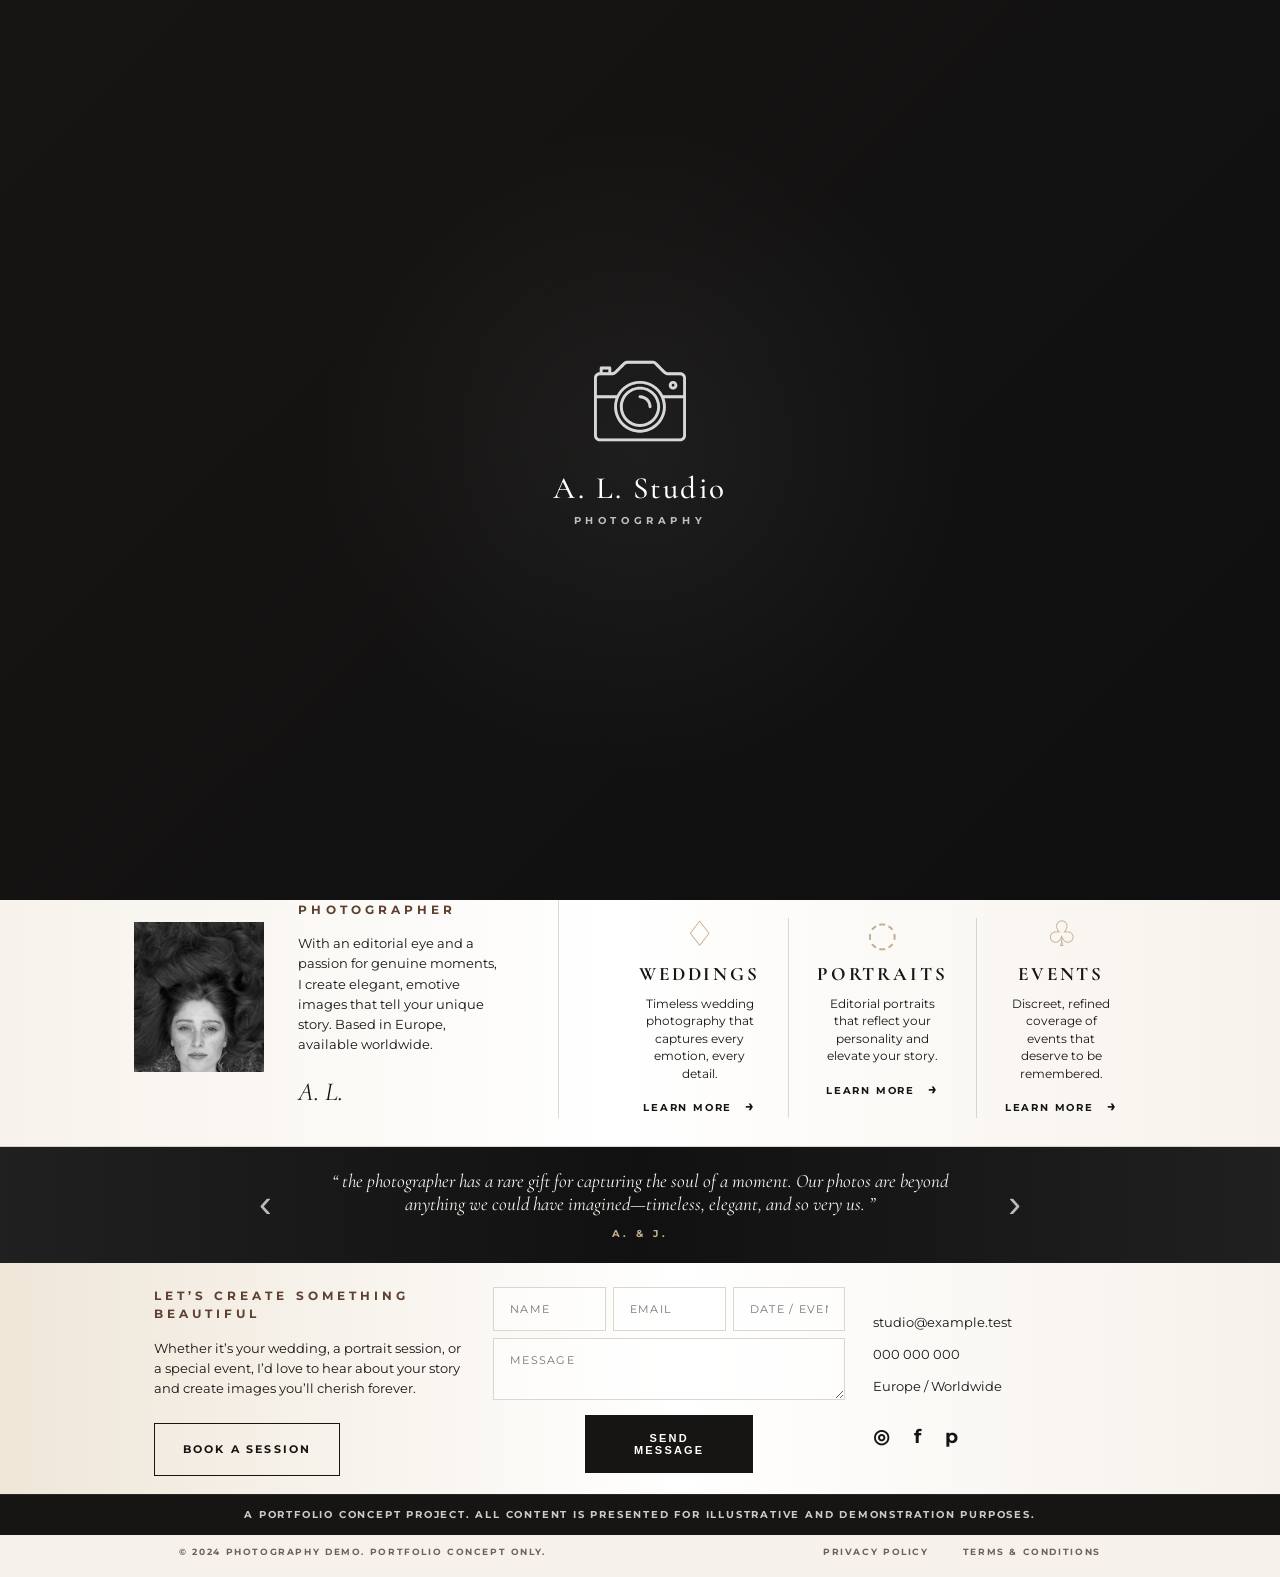
<file: index.html>
<!DOCTYPE html>
<html lang="bg">
<head>
  <meta charset="UTF-8" />
  <meta name="viewport" content="width=device-width, initial-scale=1.0" />
  <title>A. L. STUDIO</title>
  <link rel="preconnect" href="https://fonts.googleapis.com">
  <link rel="preconnect" href="https://fonts.gstatic.com" crossorigin>
  <link href="https://fonts.googleapis.com/css2?family=Cormorant+Garamond:wght@400;500;600;700&family=Montserrat:wght@400;500;600;700&display=swap" rel="stylesheet">
  <link rel="stylesheet" href="style.css" />
</head>
<body>
  <div class="page-loader" id="pageLoader">
    <div class="loader-inner">
      <div class="camera-loader">
        <img 
          class="camera-loader-outline" 
          src="img/photo-camera-svgrepo-com.svg" 
          alt="Camera loader"
        >
  
        <img 
          class="camera-loader-fill" 
          src="img/photo-camera-svgrepo-com.svg" 
          alt=""
          aria-hidden="true"
        >
      </div>
  
      <div class="loader-brand">
        <span>A. L. Studio</span>
        <small>Photography</small>
      </div>
    </div>
  </div>

  <header class="site-header" id="top">
    <a class="brand" href="#top" aria-label="Начало">
      <span>A. L. STUDIO</span>
      <small>PHOTOGRAPHY</small>
    </a>

    <button class="nav-toggle" aria-label="Отвори меню" aria-expanded="false">
      <span></span><span></span><span></span>
    </button>

    <nav class="main-nav" aria-label="Основна навигация">
      <a class="active" href="#top">Home</a>
      <a href="portfolio.html">Portfolio</a>
      <a href="services.html">Services</a>
      <a href="about.html">About</a>
      <a href="journal.html">Journal</a>
      <a href="contact.html">Contact</a>
    </nav>

    <a class="header-cta" href="#contact">Book a session</a>
  </header>

  <main>
    <section class="hero" aria-label="Hero секция">
      <div class="hero-bg" role="img" aria-label="Сватбена фотография"></div>
      <div class="hero-overlay"></div>
      <div class="hero-content">
        <p class="eyebrow">Timeless. Emotive. Authentic.</p>
        <h1>Storytelling Through<br>Timeless Imagery</h1>
        <div class="hero-line"></div>
        <p class="hero-text">Luxury photography for those who<br>value moments that last forever.</p>
        <a class="btn btn-light" href="portfolio.html">View portfolio</a>
      </div>
    </section>

    <section class="featured" id="portfolio">
      <p class="section-kicker">Featured Work</p>
      <div class="featured-grid">
        <article class="photo-card">
          <img src="assets/portrait.jpg" alt="Портретна фотография">
          <span>Portraits</span>
        </article>
        <article class="photo-card">
          <img src="assets/mountains.jpg" alt="Планинска дестинация">
          <span>Destinations</span>
        </article>
        <article class="photo-card">
          <img src="assets/wedding-1.jpg" alt="Сватбен букет">
          <span>Weddings</span>
        </article>
        <article class="photo-card dark-card">
          <img src="assets/portrait-1.jpg" alt="Естествен портрет">
          <span>Editorial</span>
        </article>
        <article class="photo-card">
          <img src="assets/events.jpg" alt="Концертно събитие">
          <span>Events</span>
        </article>
        <article class="photo-card">
          <img src="assets/destinations.jpg" alt="Морска дестинация">
          <span>Travel</span>
        </article>
      </div>
    </section>

    <section class="intro-services" id="about">
      <div class="about-card">
        <img src="assets/portrait-1.jpg" alt="Портрет на фотограф">
        <div>
          <p class="micro-title">About the Photographer</p>
          <p>With an editorial eye and a passion for genuine moments, I create elegant, emotive images that tell your unique story. Based in Europe, available worldwide.</p>
          <p class="signature">A. L.</p>
        </div>
      </div>

      <div class="services" id="services">
        <p class="micro-title center">Services</p>
        <div class="service-list">
          <article>
            <div class="icon">♢</div>
            <h3>Weddings</h3>
            <p>Timeless wedding photography that captures every emotion, every detail.</p>
            <a href="portfolio.html">Learn more <span>→</span></a>
          </article>
          <article>
            <div class="icon">◌</div>
            <h3>Portraits</h3>
            <p>Editorial portraits that reflect your personality and elevate your story.</p>
            <a href="portfolio.html">Learn more <span>→</span></a>
          </article>
          <article>
            <div class="icon">♧</div>
            <h3>Events</h3>
            <p>Discreet, refined coverage of events that deserve to be remembered.</p>
            <a href="portfolio.html">Learn more <span>→</span></a>
          </article>
        </div>
      </div>
    </section>

    <section class="testimonial" id="journal">
      <button class="quote-arrow" type="button" aria-label="Предишен отзив">‹</button>
      <blockquote>
        “ the photographer has a rare gift for capturing the soul of a moment. Our photos are beyond anything we could have imagined—timeless, elegant, and so very us. ”
        <cite>A. &amp; J.</cite>
      </blockquote>
      <button class="quote-arrow" type="button" aria-label="Следващ отзив">›</button>
    </section>

    <section class="contact" id="contact">
      <div class="contact-copy">
        <p class="micro-title">Let’s create something beautiful</p>
        <p>Whether it’s your wedding, a portrait session, or a special event, I’d love to hear about your story and create images you’ll cherish forever.</p>
        <a class="btn btn-outline" href="mailto:studio@example.test">Book a session</a>
      </div>

      <form class="contact-form" action="#" method="post">
        <div class="form-row">
          <input type="text" name="name" placeholder="Name" aria-label="Name">
          <input type="email" name="email" placeholder="Email" aria-label="Email">
          <input type="text" name="event" placeholder="Date / Event" aria-label="Date or event">
        </div>
        <textarea name="message" placeholder="Message" aria-label="Message"></textarea>
        <button class="btn btn-dark" type="submit">Send message</button>
      </form>

      <address class="contact-info">
        <a href="mailto:studio@example.test">studio@example.test</a>
        <a href="tel:+000000000">000 000 000</a>
        <span>Europe / Worldwide</span>
        <div class="socials" aria-label="Социални мрежи">
          <a href="#" aria-label="Instagram">◎</a>
          <a href="#" aria-label="Facebook">f</a>
          <a href="#" aria-label="Pinterest">p</a>
        </div>
      </address>
    </section>
  </main>


  <section class="demo-disclaimer" aria-label="Demo notice">
    <p>  A portfolio concept project. All content is presented for illustrative and demonstration purposes.</p>
  </section>


  <footer class="site-footer">
    <span>© 2024 Photography Demo. Portfolio concept only.</span>
    <nav aria-label="Футър навигация">
      <a href="#">Privacy Policy</a>
      <a href="#">Terms &amp; Conditions</a>
    </nav>
  </footer>

  <script src="script.js"></script>
</body>
</html>
</file>
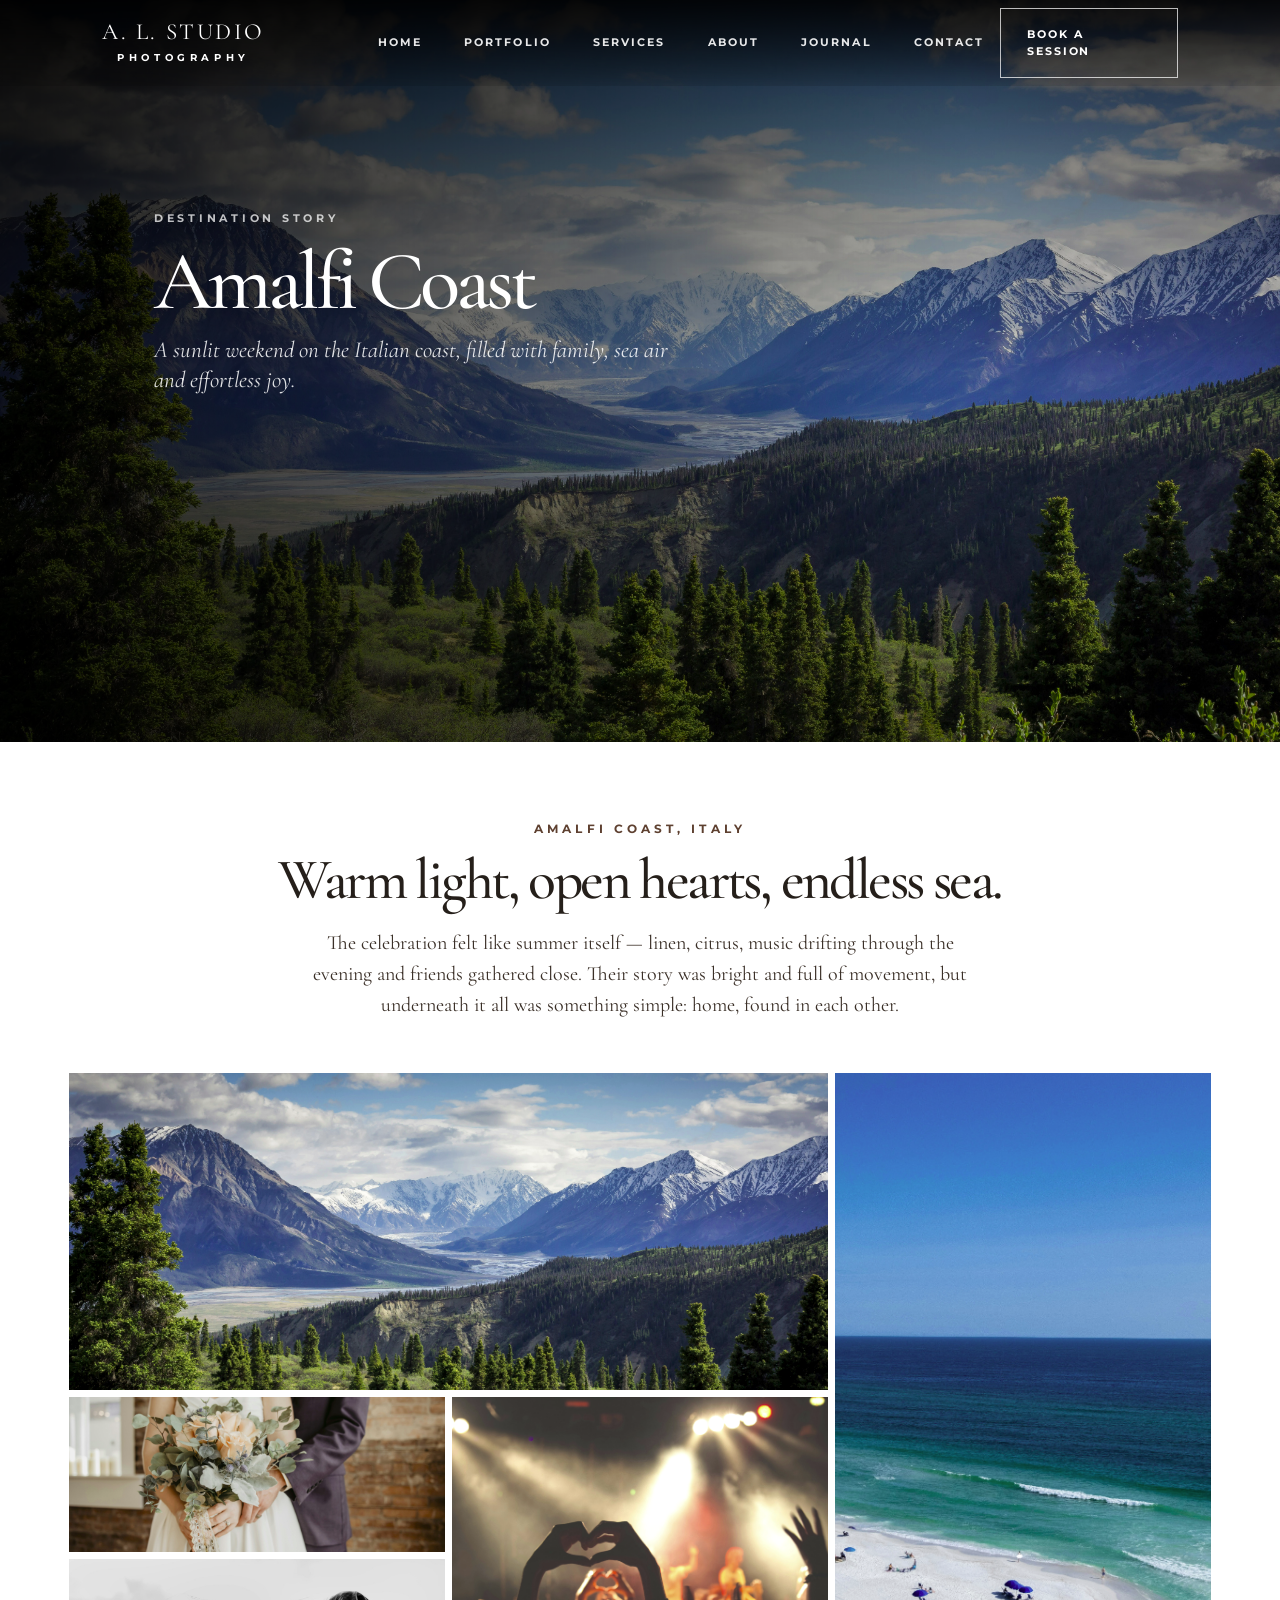
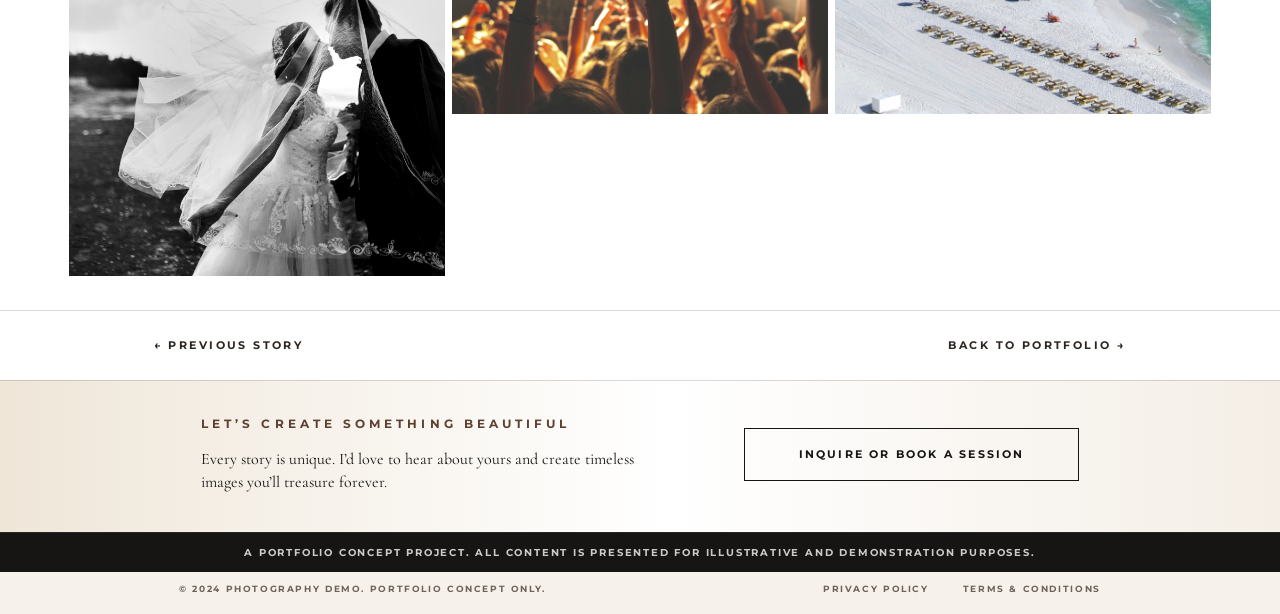
<file: amalfi.html>
<!DOCTYPE html>
<html lang="bg">
<head>
  <meta charset="UTF-8" />
  <meta name="viewport" content="width=device-width, initial-scale=1.0" />

  <title>Amalfi Coast Destination Wedding | A. L. STUDIO</title>

  <link rel="preconnect" href="https://fonts.googleapis.com">
  <link rel="preconnect" href="https://fonts.gstatic.com" crossorigin>
  <link href="https://fonts.googleapis.com/css2?family=Cormorant+Garamond:wght@400;500;600;700&family=Montserrat:wght@400;500;600;700&display=swap" rel="stylesheet">

  <link rel="stylesheet" href="style.css" />
</head>

<body>
  <header class="site-header" id="top">
    <a class="brand" href="index.html" aria-label="Начало">
      <span>A. L. STUDIO</span>
      <small>PHOTOGRAPHY</small>
    </a>

    <button class="nav-toggle" aria-label="Отвори меню" aria-expanded="false">
      <span></span>
      <span></span>
      <span></span>
    </button>

    <nav class="main-nav" aria-label="Основна навигация">
      <a href="index.html">Home</a>
      <a href="portfolio.html">Portfolio</a>
      <a href="services.html">Services</a>
      <a href="about.html">About</a>
      <a href="journal.html">Journal</a>
      <a href="contact.html">Contact</a>
    </nav>

    <a class="header-cta" href="#contact">Book a session</a>
  </header>

  <main>
    <section class="story-hero amalfi-story">
      <div class="story-hero-overlay"></div>

      <div class="story-hero-content">
        <p class="story-label">Destination Story</p>
        <h1>Amalfi Coast</h1>
        <p>A sunlit weekend on the Italian coast, filled with family, sea air and effortless joy.</p>
      </div>
    </section>

    <section class="story-page">
      <div class="story-intro">
        <p class="micro-title">Amalfi Coast, Italy</p>
        <h2>Warm light, open hearts, endless sea.</h2>
        <p>
          The celebration felt like summer itself — linen, citrus, music drifting through the evening
          and friends gathered close. Their story was bright and full of movement, but underneath it all
          was something simple: home, found in each other.
        </p>
      </div>

      <section class="story-gallery">
        <article class="story-gallery-item story-wide">
          <img src="assets/mountains.jpg" alt="Amalfi coast destination view">
        </article>

        <article class="story-gallery-item story-tall">
          <img src="assets/destinations.jpg" alt="Destination wedding venue">
        </article>

        <article class="story-gallery-item story-small">
          <img src="assets/wedding-1.jpg" alt="Amalfi bridal portrait">
        </article>

        <article class="story-gallery-item story-medium">
          <img src="assets/events.jpg" alt="Amalfi wedding table">
        </article>

        <article class="story-gallery-item story-medium story-bw">
          <img src="assets/wedding.jpg" alt="Black and white destination wedding couple">
        </article>
      </section>
    </section>

    <section class="story-nav">
      <a href="paris.html">← Previous story</a>
      <a href="portfolio.html">Back to portfolio →</a>
    </section>

    <section class="portfolio-cta" id="contact">
      <div>
        <p class="micro-title">Let’s create something beautiful</p>
        <p>Every story is unique. I’d love to hear about yours and create timeless images you’ll treasure forever.</p>
      </div>

      <a class="btn btn-outline" href="mailto:studio@example.test">Inquire or book a session</a>
    </section>
  </main>

  <section class="demo-disclaimer" aria-label="Demo notice">
    <p>  A portfolio concept project. All content is presented for illustrative and demonstration purposes.</p>
  </section>


  <footer class="site-footer">
    <span>© 2024 Photography Demo. Portfolio concept only.</span>

    <nav aria-label="Футър навигация">
      <a href="#">Privacy Policy</a>
      <a href="#">Terms &amp; Conditions</a>
    </nav>
  </footer>

  <script src="script.js"></script>
</body>
</html>
</file>
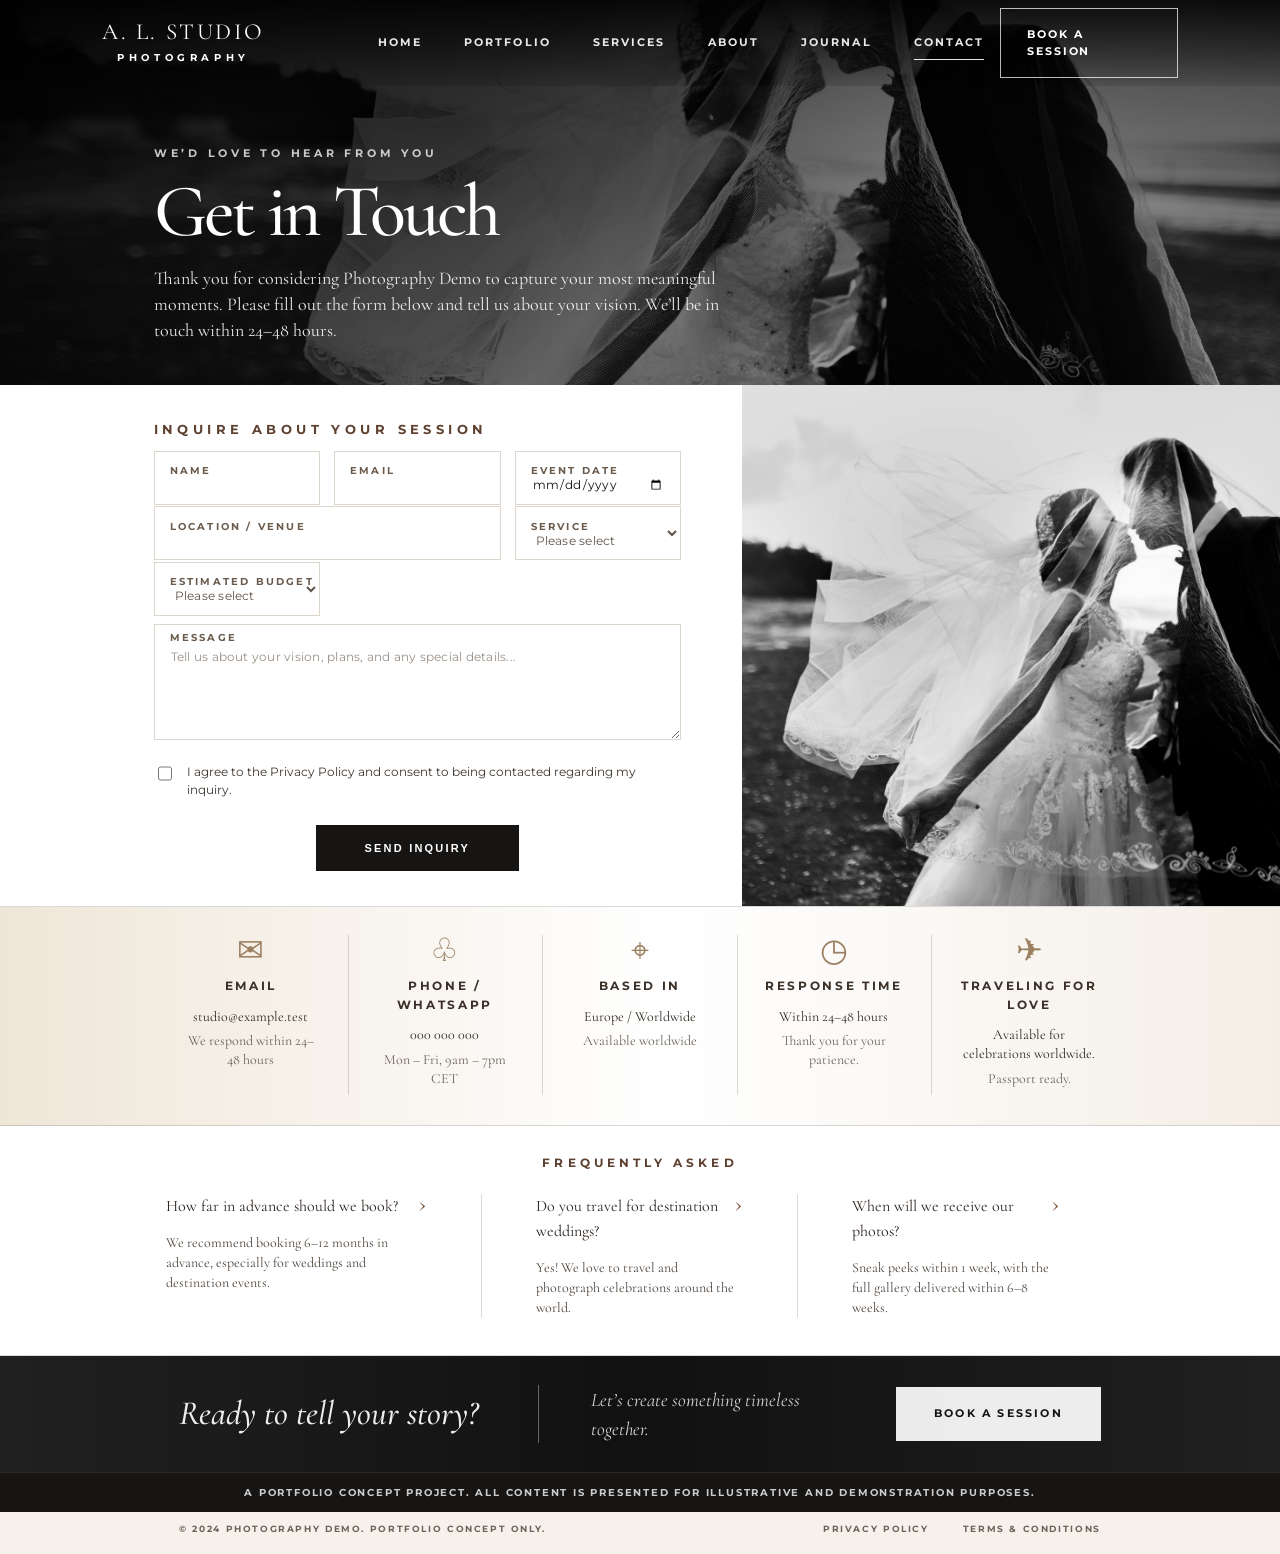
<file: contact.html>
<!DOCTYPE html>
<html lang="bg">
<head>
  <meta charset="UTF-8" />
  <meta name="viewport" content="width=device-width, initial-scale=1.0" />

  <title>Contact | A. L. STUDIO</title>

  <link rel="preconnect" href="https://fonts.googleapis.com">
  <link rel="preconnect" href="https://fonts.gstatic.com" crossorigin>
  <link href="https://fonts.googleapis.com/css2?family=Cormorant+Garamond:wght@400;500;600;700&family=Montserrat:wght@400;500;600;700&display=swap" rel="stylesheet">

  <link rel="stylesheet" href="style.css" />
</head>

<body>
  <header class="site-header" id="top">
    <a class="brand" href="index.html" aria-label="Начало">
      <span>A. L. STUDIO</span>
      <small>PHOTOGRAPHY</small>
    </a>

    <button class="nav-toggle" aria-label="Отвори меню" aria-expanded="false">
      <span></span>
      <span></span>
      <span></span>
    </button>

    <nav class="main-nav" aria-label="Основна навигация">
      <a href="index.html">Home</a>
      <a href="portfolio.html">Portfolio</a>
      <a href="services.html">Services</a>
      <a href="about.html">About</a>
      <a href="journal.html">Journal</a>
      <a class="active" href="contact.html">Contact</a>
    </nav>

    <a class="header-cta" href="#contact-form">Book a session</a>
  </header>

  <main>
    <section class="contact-hero">
      <div class="contact-hero-bg"></div>
      <div class="contact-hero-overlay"></div>

      <div class="contact-hero-content">
        <p class="contact-eyebrow">We’d love to hear from you</p>
        <h1>Get in Touch</h1>
        <p>
          Thank you for considering Photography Demo to capture your most meaningful moments.
          Please fill out the form below and tell us about your vision. We’ll be in touch within 24–48 hours.
        </p>
      </div>
    </section>

    <section class="contact-main" id="contact-form">
      <div class="contact-form-panel">
        <p class="micro-title">Inquire about your session</p>

        <form class="contact-page-form">
          <div class="contact-form-grid">
            <label>
              <span>Name</span>
              <input type="text" name="name" required>
            </label>

            <label>
              <span>Email</span>
              <input type="email" name="email" required>
            </label>

            <label>
              <span>Event Date</span>
              <input type="date" name="date">
            </label>

            <label class="wide">
              <span>Location / Venue</span>
              <input type="text" name="location">
            </label>

            <label>
              <span>Service</span>
              <select name="service">
                <option value="">Please select</option>
                <option value="wedding">Wedding</option>
                <option value="portrait">Portrait</option>
                <option value="event">Event</option>
                <option value="destination">Destination</option>
              </select>
            </label>

            <label>
              <span>Estimated Budget</span>
              <select name="budget">
                <option value="">Please select</option>
                <option value="2500">€2,500 – €4,000</option>
                <option value="4000">€4,000 – €7,000</option>
                <option value="7000">€7,000+</option>
              </select>
            </label>

            <label class="full">
              <span>Message</span>
              <textarea name="message" placeholder="Tell us about your vision, plans, and any special details..."></textarea>
            </label>
          </div>

          <label class="consent">
            <input type="checkbox" required>
            <span>I agree to the Privacy Policy and consent to being contacted regarding my inquiry.</span>
          </label>

          <button type="submit" class="btn btn-dark">Send Inquiry</button>
        </form>
      </div>

      <div class="contact-image-panel">
        <img src="assets/wedding.jpg" alt="Wedding couple on a destination terrace">
      </div>
    </section>

    <section class="contact-info-strip">
      <article>
        <span class="contact-info-icon">✉</span>
        <h3>Email</h3>
        <a href="mailto:studio@example.test">studio@example.test</a>
        <p>We respond within 24–48 hours</p>
      </article>

      <article>
        <span class="contact-info-icon">♧</span>
        <h3>Phone / WhatsApp</h3>
        <a href="tel:+000000000">000 000 000</a>
        <p>Mon – Fri, 9am – 7pm CET</p>
      </article>

      <article>
        <span class="contact-info-icon">⌖</span>
        <h3>Based In</h3>
        <p>Europe / Worldwide</p>
        <p>Available worldwide</p>
      </article>

      <article>
        <span class="contact-info-icon">◷</span>
        <h3>Response Time</h3>
        <p>Within 24–48 hours</p>
        <p>Thank you for your patience.</p>
      </article>

      <article>
        <span class="contact-info-icon">✈</span>
        <h3>Traveling for Love</h3>
        <p>Available for celebrations worldwide.</p>
        <p>Passport ready.</p>
      </article>
    </section>

    <section class="contact-faq">
      <p class="micro-title center">Frequently Asked</p>

      <div class="contact-faq-grid">
        <details open>
          <summary>How far in advance should we book?</summary>
          <p>We recommend booking 6–12 months in advance, especially for weddings and destination events.</p>
        </details>

        <details open>
          <summary>Do you travel for destination weddings?</summary>
          <p>Yes! We love to travel and photograph celebrations around the world.</p>
        </details>

        <details open>
          <summary>When will we receive our photos?</summary>
          <p>Sneak peeks within 1 week, with the full gallery delivered within 6–8 weeks.</p>
        </details>
      </div>
    </section>

    <section class="contact-final-cta">
      <div class="contact-final-content">
        <h2>Ready to tell your story?</h2>
        <p>Let’s create something timeless together.</p>
        <a href="#contact-form" class="btn btn-light">Book a session</a>
      </div>
    </section>
  </main>


  <section class="demo-disclaimer" aria-label="Demo notice">
    <p>  A portfolio concept project. All content is presented for illustrative and demonstration purposes.</p>
  </section>


  <footer class="site-footer">
    <span>© 2024 Photography Demo. Portfolio concept only.</span>

    <nav aria-label="Футър навигация">
      <a href="#">Privacy Policy</a>
      <a href="#">Terms &amp; Conditions</a>
    </nav>
  </footer>

  <script src="script.js"></script>
</body>
</html>
</file>
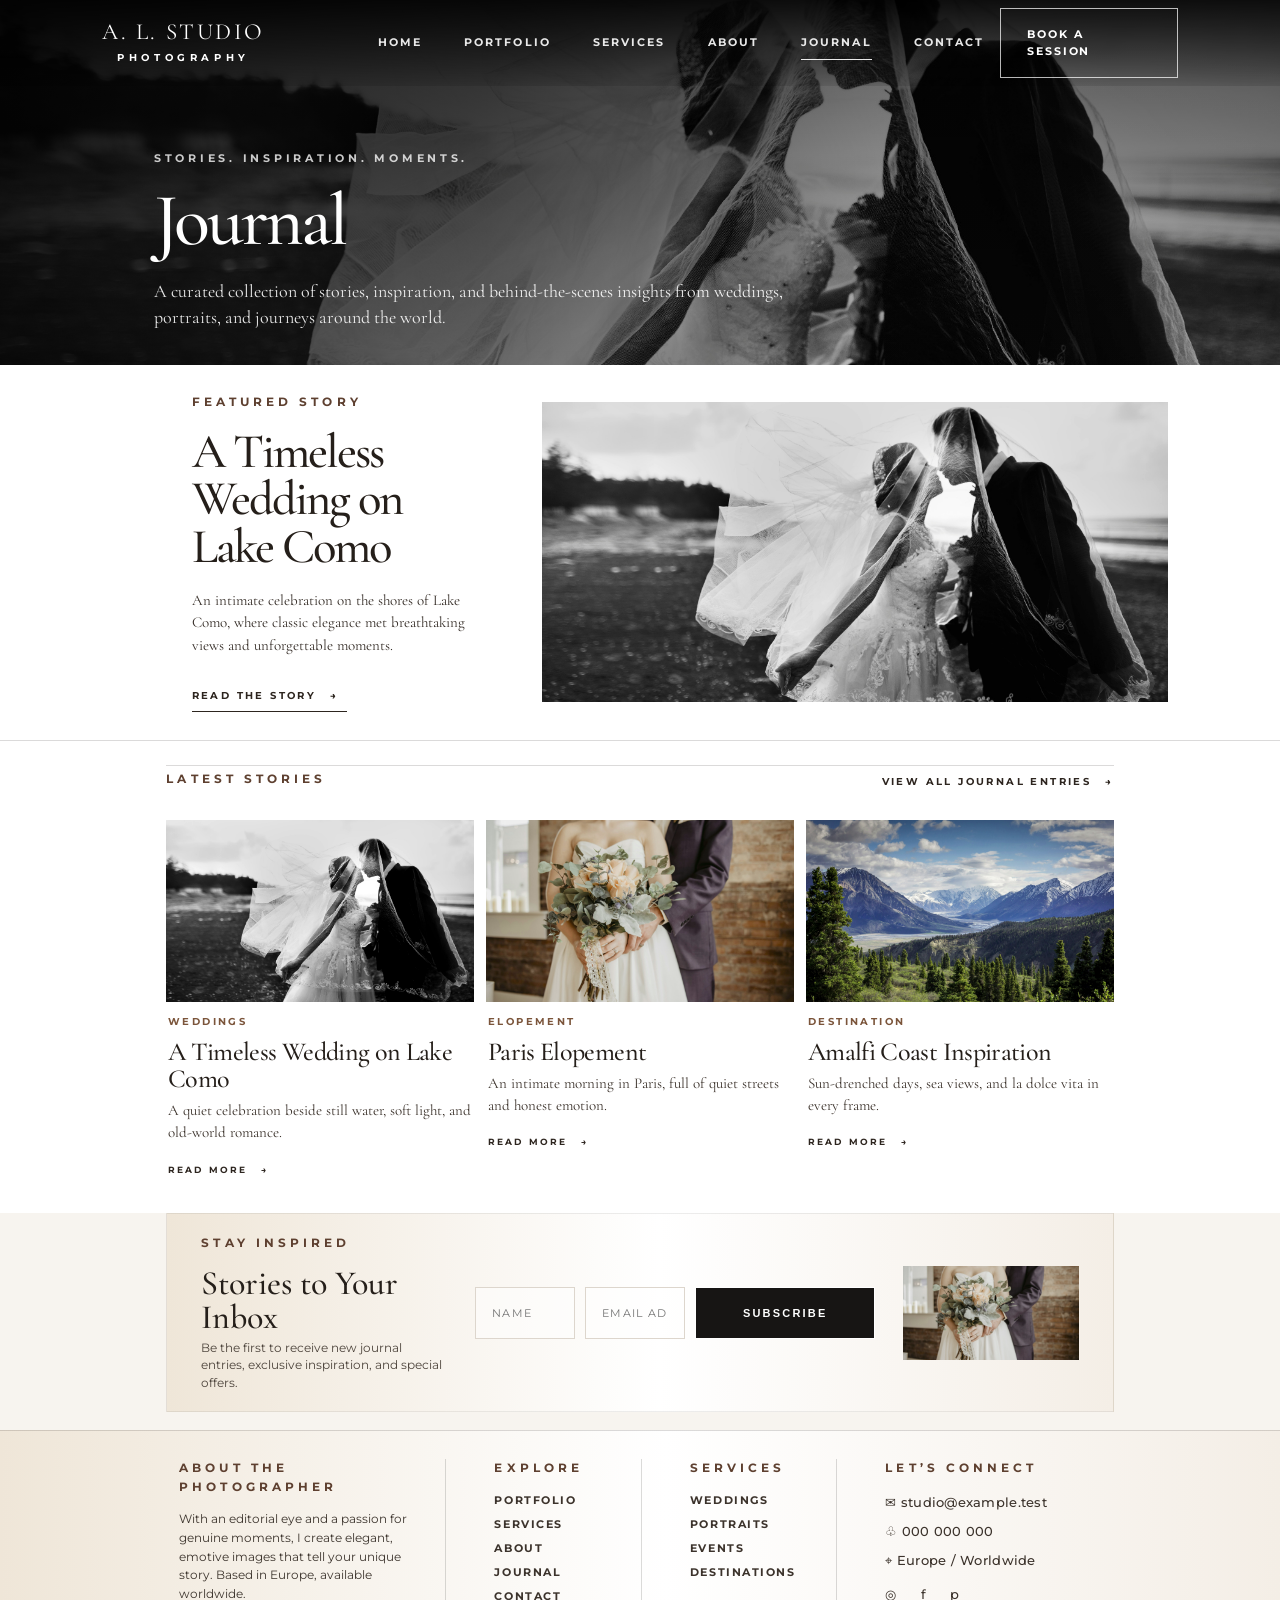
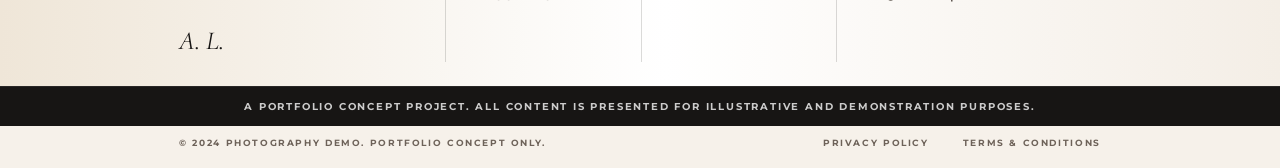
<file: journal.html>
<!DOCTYPE html>
<html lang="bg">
<head>
  <meta charset="UTF-8" />
  <meta name="viewport" content="width=device-width, initial-scale=1.0" />

  <title>Journal | A. L. STUDIO</title>

  <link rel="preconnect" href="https://fonts.googleapis.com">
  <link rel="preconnect" href="https://fonts.gstatic.com" crossorigin>
  <link href="https://fonts.googleapis.com/css2?family=Cormorant+Garamond:wght@400;500;600;700&family=Montserrat:wght@400;500;600;700&display=swap" rel="stylesheet">

  <link rel="stylesheet" href="style.css" />
</head>

<body>
  <header class="site-header" id="top">
    <a class="brand" href="index.html" aria-label="Начало">
      <span>A. L. STUDIO</span>
      <small>PHOTOGRAPHY</small>
    </a>

    <button class="nav-toggle" aria-label="Отвори меню" aria-expanded="false">
      <span></span>
      <span></span>
      <span></span>
    </button>

    <nav class="main-nav" aria-label="Основна навигация">
      <a href="index.html">Home</a>
      <a href="portfolio.html">Portfolio</a>
      <a href="services.html">Services</a>
      <a href="about.html">About</a>
      <a class="active" href="journal.html">Journal</a>
      <a href="contact.html">Contact</a>
    </nav>

    <a class="header-cta" href="#contact">Book a session</a>
  </header>

  <main>
    <section class="journal-hero">
      <div class="journal-hero-bg"></div>
      <div class="journal-hero-overlay"></div>

      <div class="journal-hero-content">
        <p class="journal-eyebrow">Stories. Inspiration. Moments.</p>
        <h1>Journal</h1>
        <p>
          A curated collection of stories, inspiration, and behind-the-scenes
          insights from weddings, portraits, and journeys around the world.
        </p>
      </div>
    </section>

    <section class="journal-featured">
      <div class="journal-featured-copy">
        <p class="micro-title">Featured Story</p>
        <h2>A Timeless Wedding on Lake Como</h2>
        <p>
          An intimate celebration on the shores of Lake Como, where classic
          elegance met breathtaking views and unforgettable moments.
        </p>

        <a href="lakecomo.html" class="journal-read-link">
          Read the story <span>→</span>
        </a>
      </div>

      <a href="lakecomo.html" class="journal-featured-image">
        <img src="assets/wedding.jpg" alt="Lake Como wedding story">
      </a>
    </section>

    <section class="journal-latest">
      <div class="journal-section-head">
        <p class="micro-title">Latest Stories</p>
        <a href="#stories">View all journal entries <span>→</span></a>
      </div>

      <div class="journal-card-grid" id="stories">
        <article class="journal-card">
          <a href="lakecomo.html" class="journal-card-image">
            <img src="assets/wedding.jpg" alt="Lake Como wedding">
          </a>

          <div class="journal-card-content">
            <p class="journal-category">Weddings</p>
            <h3>
              <a href="lakecomo.html">A Timeless Wedding on Lake Como</a>
            </h3>
            <p>
              A quiet celebration beside still water, soft light, and old-world romance.
            </p>
            <a href="lakecomo.html" class="journal-card-link">Read more <span>→</span></a>
          </div>
        </article>

        <article class="journal-card">
          <a href="paris.html" class="journal-card-image">
            <img src="assets/wedding-1.jpg" alt="Paris elopement">
          </a>

          <div class="journal-card-content">
            <p class="journal-category">Elopement</p>
            <h3>
              <a href="paris.html">Paris Elopement</a>
            </h3>
            <p>
              An intimate morning in Paris, full of quiet streets and honest emotion.
            </p>
            <a href="paris.html" class="journal-card-link">Read more <span>→</span></a>
          </div>
        </article>

        <article class="journal-card">
          <a href="amalfi.html" class="journal-card-image">
            <img src="assets/mountains.jpg" alt="Amalfi Coast wedding">
          </a>

          <div class="journal-card-content">
            <p class="journal-category">Destination</p>
            <h3>
              <a href="amalfi.html">Amalfi Coast Inspiration</a>
            </h3>
            <p>
              Sun-drenched days, sea views, and la dolce vita in every frame.
            </p>
            <a href="amalfi.html" class="journal-card-link">Read more <span>→</span></a>
          </div>
        </article>
      </div>
    </section>

    <section class="journal-newsletter">
      <div class="journal-newsletter-copy">
        <p class="micro-title">Stay Inspired</p>
        <h2>Stories to Your Inbox</h2>
        <p>
          Be the first to receive new journal entries, exclusive inspiration,
          and special offers.
        </p>
      </div>

      <form class="journal-newsletter-form">
        <input type="text" name="name" placeholder="Name">
        <input type="email" name="email" placeholder="Email address">
        <button type="submit" class="btn btn-dark">Subscribe</button>
      </form>

      <div class="journal-newsletter-image">
        <img src="assets/wedding-1.jpg" alt="Wedding stationery">
      </div>
    </section>

    <section class="journal-footer-block" id="contact">
      <div class="journal-footer-column">
        <p class="micro-title">About the Photographer</p>
        <p>
          With an editorial eye and a passion for genuine moments, I create elegant,
          emotive images that tell your unique story. Based in Europe, available worldwide.
        </p>
        <p class="signature">A. L.</p>
      </div>

      <div class="journal-footer-column">
        <p class="micro-title">Explore</p>
        <nav class="journal-footer-links">
          <a href="portfolio.html">Portfolio</a>
          <a href="services.html">Services</a>
          <a href="about.html">About</a>
          <a href="journal.html">Journal</a>
          <a href="#contact">Contact</a>
        </nav>
      </div>

      <div class="journal-footer-column">
        <p class="micro-title">Services</p>
        <nav class="journal-footer-links">
          <a href="portfolio.html">Weddings</a>
          <a href="portrait.html">Portraits</a>
          <a href="services.html">Events</a>
          <a href="portfolio.html">Destinations</a>
        </nav>
      </div>

      <address class="journal-footer-column journal-contact">
        <p class="micro-title">Let’s Connect</p>
        <a href="mailto:studio@example.test">✉ studio@example.test</a>
        <a href="tel:+000000000">♧ 000 000 000</a>
        <span>⌖ Europe / Worldwide</span>

        <div class="socials">
          <a href="#">◎</a>
          <a href="#">f</a>
          <a href="#">p</a>
        </div>
      </address>
    </section>
  </main>


  <section class="demo-disclaimer" aria-label="Demo notice">
    <p>  A portfolio concept project. All content is presented for illustrative and demonstration purposes.</p>
  </section>


  <footer class="site-footer">
    <span>© 2024 Photography Demo. Portfolio concept only.</span>

    <nav aria-label="Футър навигация">
      <a href="#">Privacy Policy</a>
      <a href="#">Terms &amp; Conditions</a>
    </nav>
  </footer>

  <script src="script.js"></script>
</body>
</html>
</file>
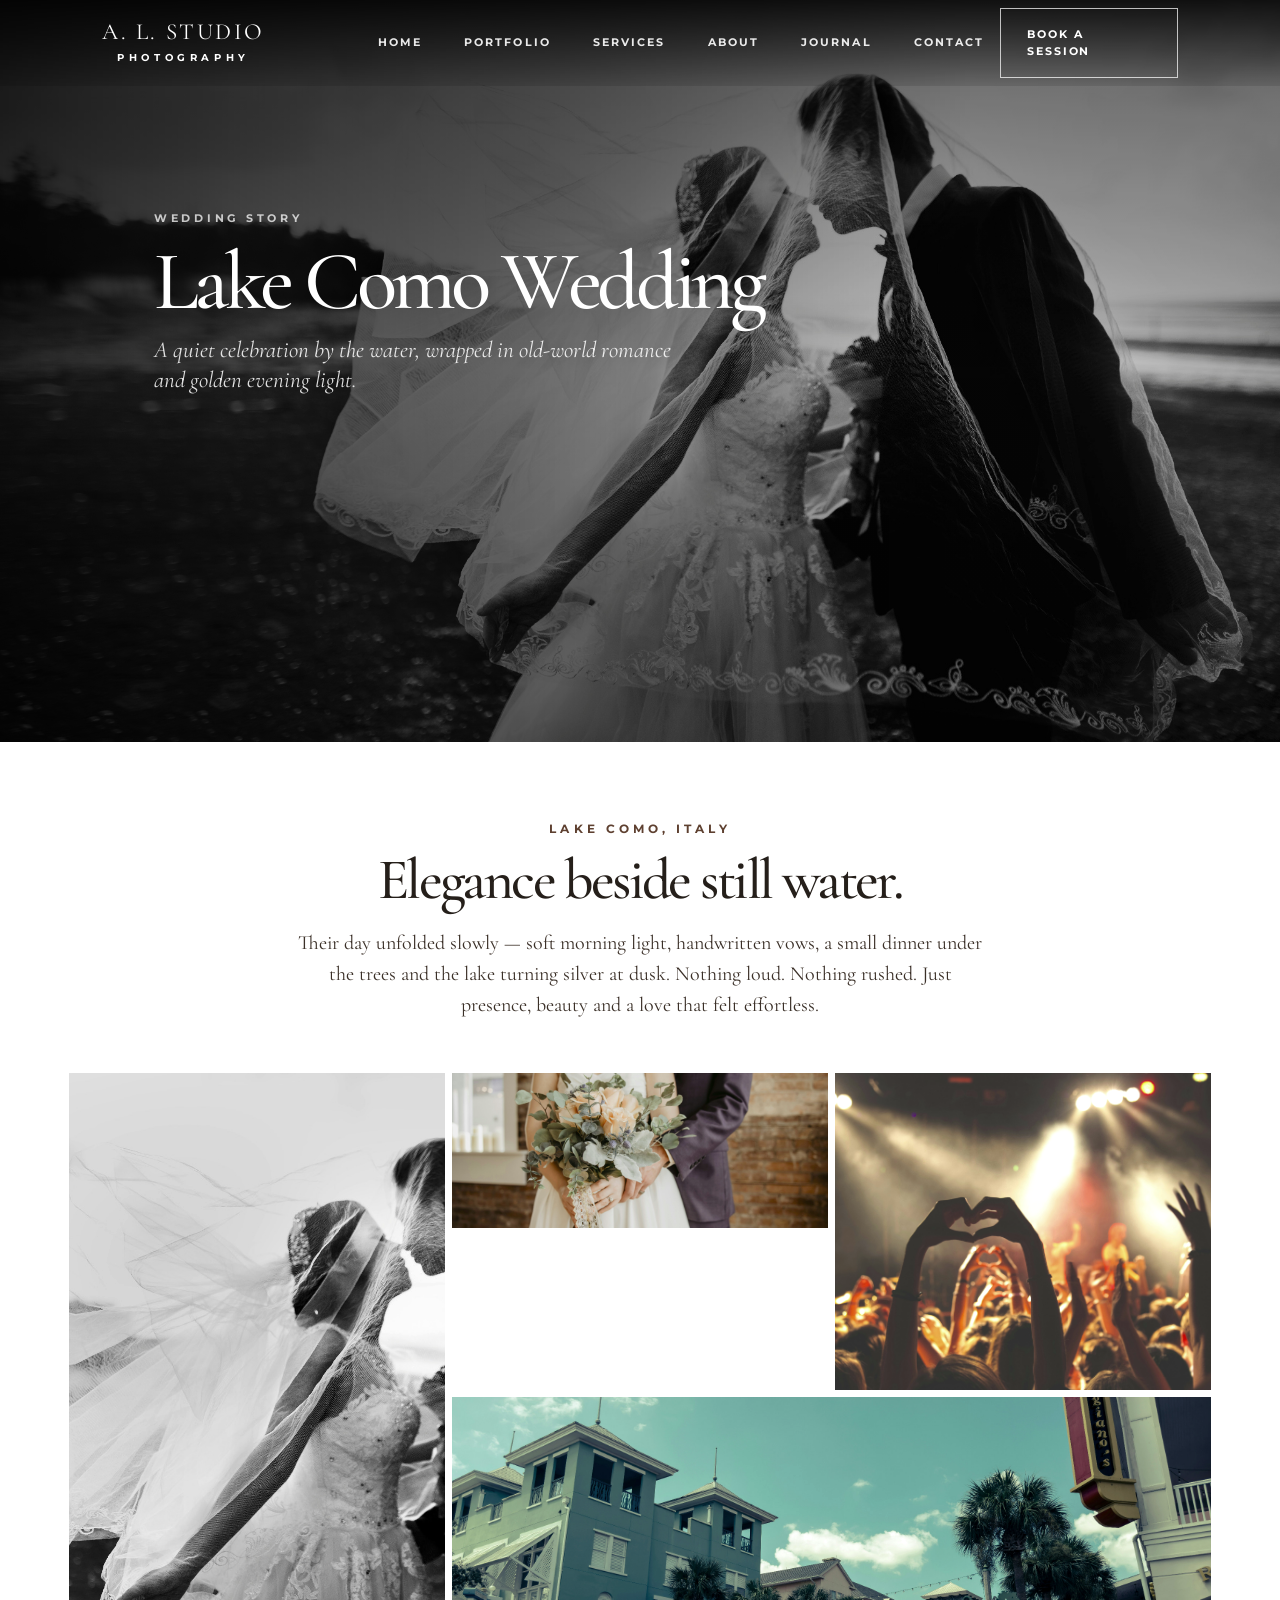
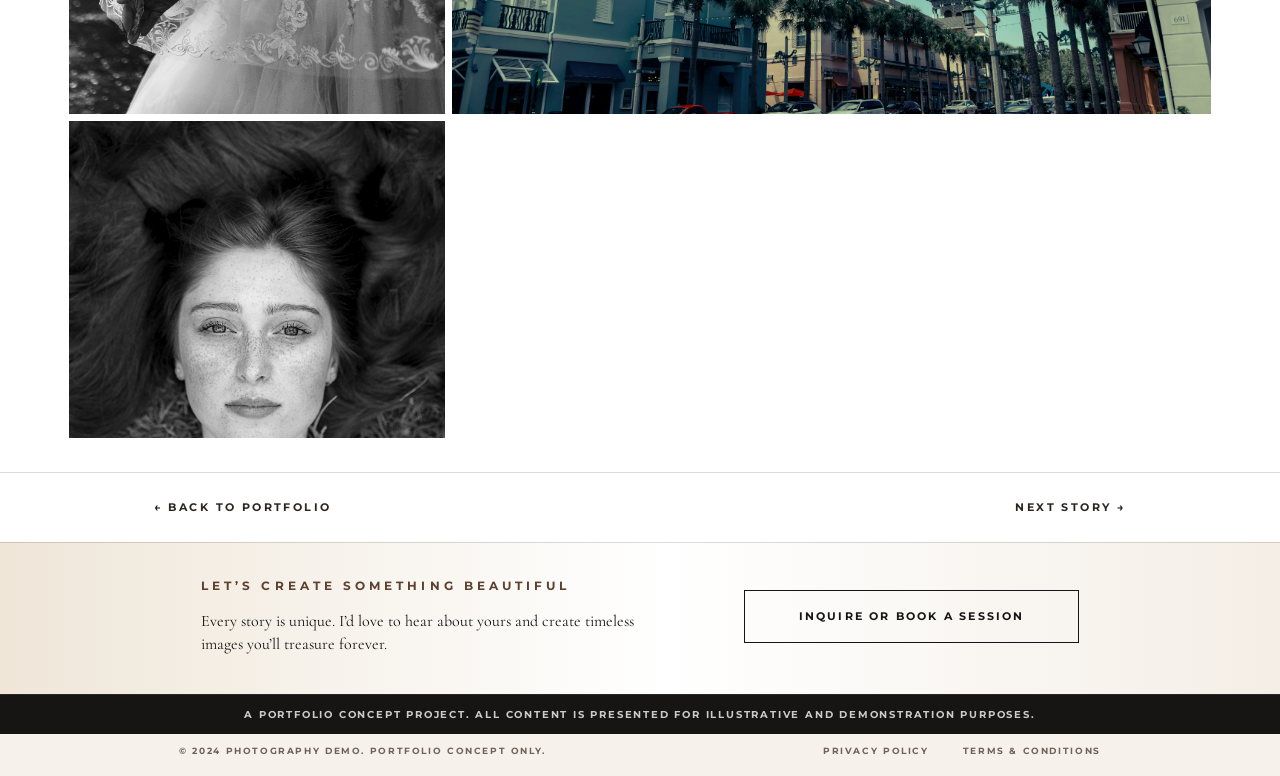
<file: lakecomo.html>
<!DOCTYPE html>
<html lang="bg">
<head>
  <meta charset="UTF-8" />
  <meta name="viewport" content="width=device-width, initial-scale=1.0" />

  <title>Lake Como Wedding | A. L. STUDIO</title>

  <link rel="preconnect" href="https://fonts.googleapis.com">
  <link rel="preconnect" href="https://fonts.gstatic.com" crossorigin>
  <link href="https://fonts.googleapis.com/css2?family=Cormorant+Garamond:wght@400;500;600;700&family=Montserrat:wght@400;500;600;700&display=swap" rel="stylesheet">

  <link rel="stylesheet" href="style.css" />
</head>

<body>
  <header class="site-header" id="top">
    <a class="brand" href="index.html" aria-label="Начало">
      <span>A. L. STUDIO</span>
      <small>PHOTOGRAPHY</small>
    </a>

    <button class="nav-toggle" aria-label="Отвори меню" aria-expanded="false">
      <span></span>
      <span></span>
      <span></span>
    </button>

    <nav class="main-nav" aria-label="Основна навигация">
      <a href="index.html">Home</a>
      <a href="portfolio.html">Portfolio</a>
      <a href="services.html">Services</a>
      <a href="about.html">About</a>
      <a href="journal.html">Journal</a>
      <a href="contact.html">Contact</a>
    </nav>

    <a class="header-cta" href="#contact">Book a session</a>
  </header>

  <main>
    <section class="story-hero lake-story">
      <div class="story-hero-overlay"></div>

      <div class="story-hero-content">
        <p class="story-label">Wedding Story</p>
        <h1>Lake Como Wedding</h1>
        <p>A quiet celebration by the water, wrapped in old-world romance and golden evening light.</p>
      </div>
    </section>

    <section class="story-page">
      <div class="story-intro">
        <p class="micro-title">Lake Como, Italy</p>
        <h2>Elegance beside still water.</h2>
        <p>
          Their day unfolded slowly — soft morning light, handwritten vows, a small dinner under the trees
          and the lake turning silver at dusk. Nothing loud. Nothing rushed. Just presence, beauty and a love
          that felt effortless.
        </p>
      </div>

      <section class="story-gallery">
        <article class="story-gallery-item story-tall">
          <img src="assets/wedding.jpg" alt="Lake Como wedding couple">
        </article>

        <article class="story-gallery-item story-small">
          <img src="assets/wedding-1.jpg" alt="Elegant bridal detail">
        </article>

        <article class="story-gallery-item story-medium">
          <img src="assets/events.jpg" alt="Wedding table detail">
        </article>

        <article class="story-gallery-item story-wide">
          <img src="assets/destinations-1.jpg" alt="Lake Como landscape">
        </article>

        <article class="story-gallery-item story-medium story-bw">
          <img src="assets/portrait-1.jpg" alt="Black and white portrait">
        </article>
      </section>
    </section>

    <section class="story-nav">
      <a href="portfolio.html">← Back to portfolio</a>
      <a href="paris.html">Next story →</a>
    </section>

    <section class="portfolio-cta" id="contact">
      <div>
        <p class="micro-title">Let’s create something beautiful</p>
        <p>Every story is unique. I’d love to hear about yours and create timeless images you’ll treasure forever.</p>
      </div>

      <a class="btn btn-outline" href="mailto:studio@example.test">Inquire or book a session</a>
    </section>
  </main>


  <section class="demo-disclaimer" aria-label="Demo notice">
    <p>  A portfolio concept project. All content is presented for illustrative and demonstration purposes.</p>
  </section>


  <footer class="site-footer">
    <span>© 2024 Photography Demo. Portfolio concept only.</span>

    <nav aria-label="Футър навигация">
      <a href="#">Privacy Policy</a>
      <a href="#">Terms &amp; Conditions</a>
    </nav>
  </footer>

  <script src="script.js"></script>
</body>
</html>
</file>
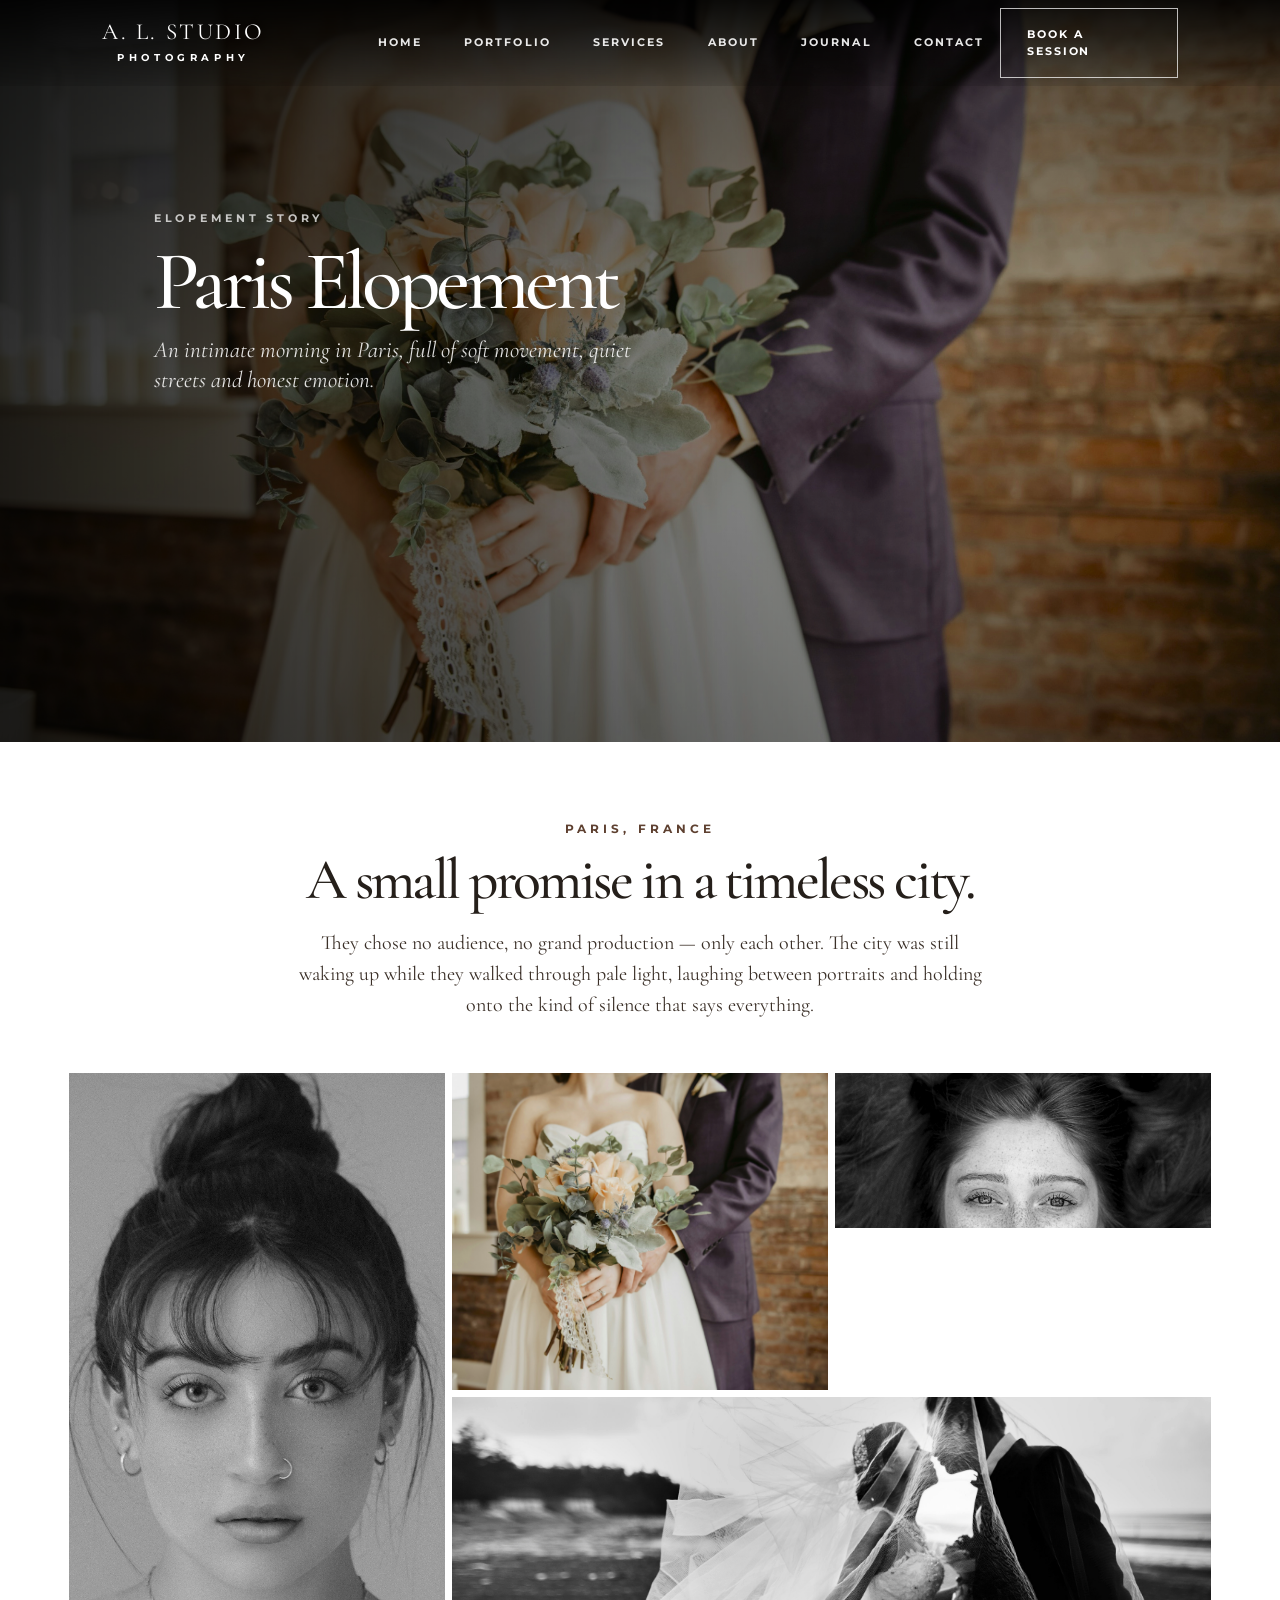
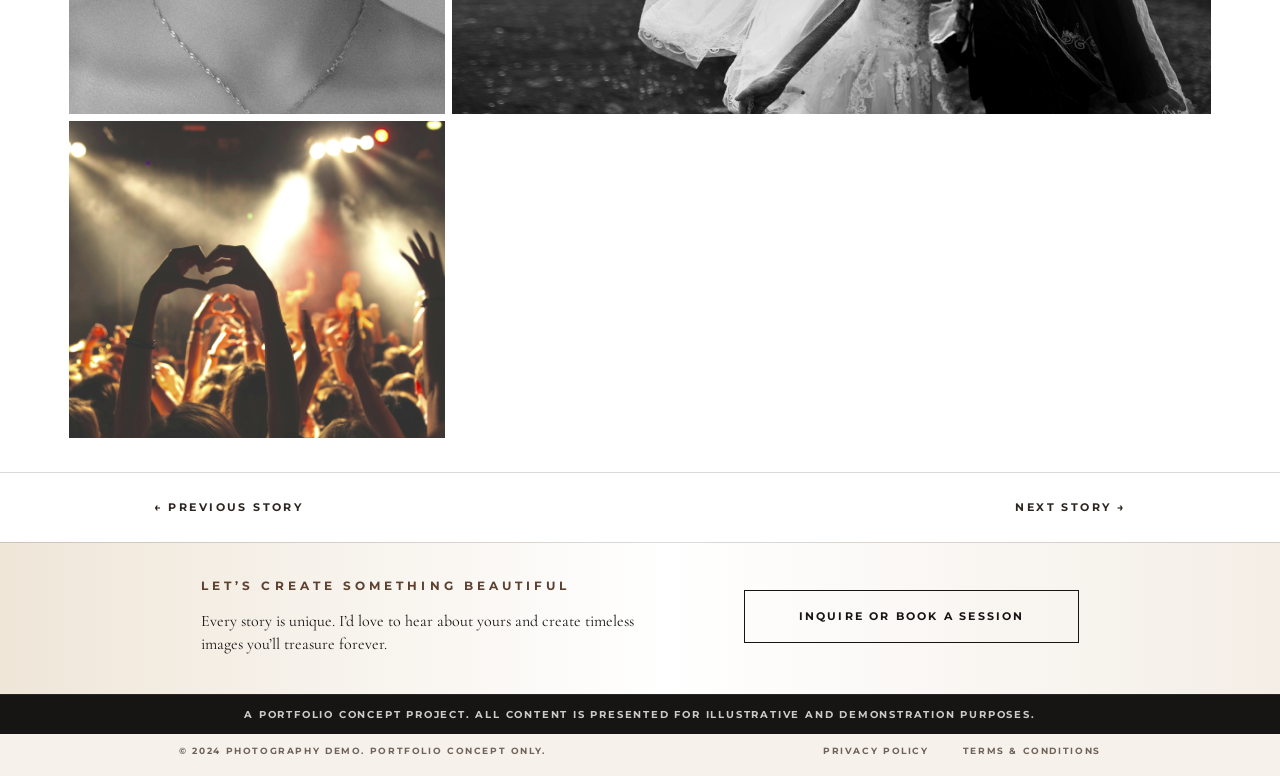
<file: paris.html>
<!DOCTYPE html>
<html lang="bg">
<head>
  <meta charset="UTF-8" />
  <meta name="viewport" content="width=device-width, initial-scale=1.0" />

  <title>Paris Elopement | A. L. STUDIO</title>

  <link rel="preconnect" href="https://fonts.googleapis.com">
  <link rel="preconnect" href="https://fonts.gstatic.com" crossorigin>
  <link href="https://fonts.googleapis.com/css2?family=Cormorant+Garamond:wght@400;500;600;700&family=Montserrat:wght@400;500;600;700&display=swap" rel="stylesheet">

  <link rel="stylesheet" href="style.css" />
</head>

<body>
  <header class="site-header" id="top">
    <a class="brand" href="index.html" aria-label="Начало">
      <span>A. L. STUDIO</span>
      <small>PHOTOGRAPHY</small>
    </a>

    <button class="nav-toggle" aria-label="Отвори меню" aria-expanded="false">
      <span></span>
      <span></span>
      <span></span>
    </button>

    <nav class="main-nav" aria-label="Основна навигация">
      <a href="index.html">Home</a>
      <a href="portfolio.html">Portfolio</a>
      <a href="services.html">Services</a>
      <a href="about.html">About</a>
      <a href="journal.html">Journal</a>
      <a href="contact.html">Contact</a>
    </nav>

    <a class="header-cta" href="#contact">Book a session</a>
  </header>

  <main>
    <section class="story-hero paris-story">
      <div class="story-hero-overlay"></div>

      <div class="story-hero-content">
        <p class="story-label">Elopement Story</p>
        <h1>Paris Elopement</h1>
        <p>An intimate morning in Paris, full of soft movement, quiet streets and honest emotion.</p>
      </div>
    </section>

    <section class="story-page">
      <div class="story-intro">
        <p class="micro-title">Paris, France</p>
        <h2>A small promise in a timeless city.</h2>
        <p>
          They chose no audience, no grand production — only each other. The city was still waking up while
          they walked through pale light, laughing between portraits and holding onto the kind of silence
          that says everything.
        </p>
      </div>

      <section class="story-gallery">
        <article class="story-gallery-item story-tall story-bw">
          <img src="assets/portrait.jpg" alt="Paris editorial portrait">
        </article>

        <article class="story-gallery-item story-medium">
          <img src="assets/wedding-1.jpg" alt="Paris bridal portrait">
        </article>

        <article class="story-gallery-item story-small story-bw">
          <img src="assets/portrait-1.jpg" alt="Black and white Paris portrait">
        </article>

        <article class="story-gallery-item story-wide">
          <img src="assets/wedding.jpg" alt="Paris couple portrait">
        </article>

        <article class="story-gallery-item story-medium">
          <img src="assets/events.jpg" alt="Elegant Paris detail">
        </article>
      </section>
    </section>

    <section class="story-nav">
      <a href="lakecomo.html">← Previous story</a>
      <a href="amalfi.html">Next story →</a>
    </section>

    <section class="portfolio-cta" id="contact">
      <div>
        <p class="micro-title">Let’s create something beautiful</p>
        <p>Every story is unique. I’d love to hear about yours and create timeless images you’ll treasure forever.</p>
      </div>

      <a class="btn btn-outline" href="mailto:studio@example.test">Inquire or book a session</a>
    </section>
  </main>


  <section class="demo-disclaimer" aria-label="Demo notice">
    <p>  A portfolio concept project. All content is presented for illustrative and demonstration purposes.</p>
  </section>


  <footer class="site-footer">
    <span>© 2024 Photography Demo. Portfolio concept only.</span>

    <nav aria-label="Футър навигация">
      <a href="#">Privacy Policy</a>
      <a href="#">Terms &amp; Conditions</a>
    </nav>
  </footer>

  <script src="script.js"></script>
</body>
</html>
</file>
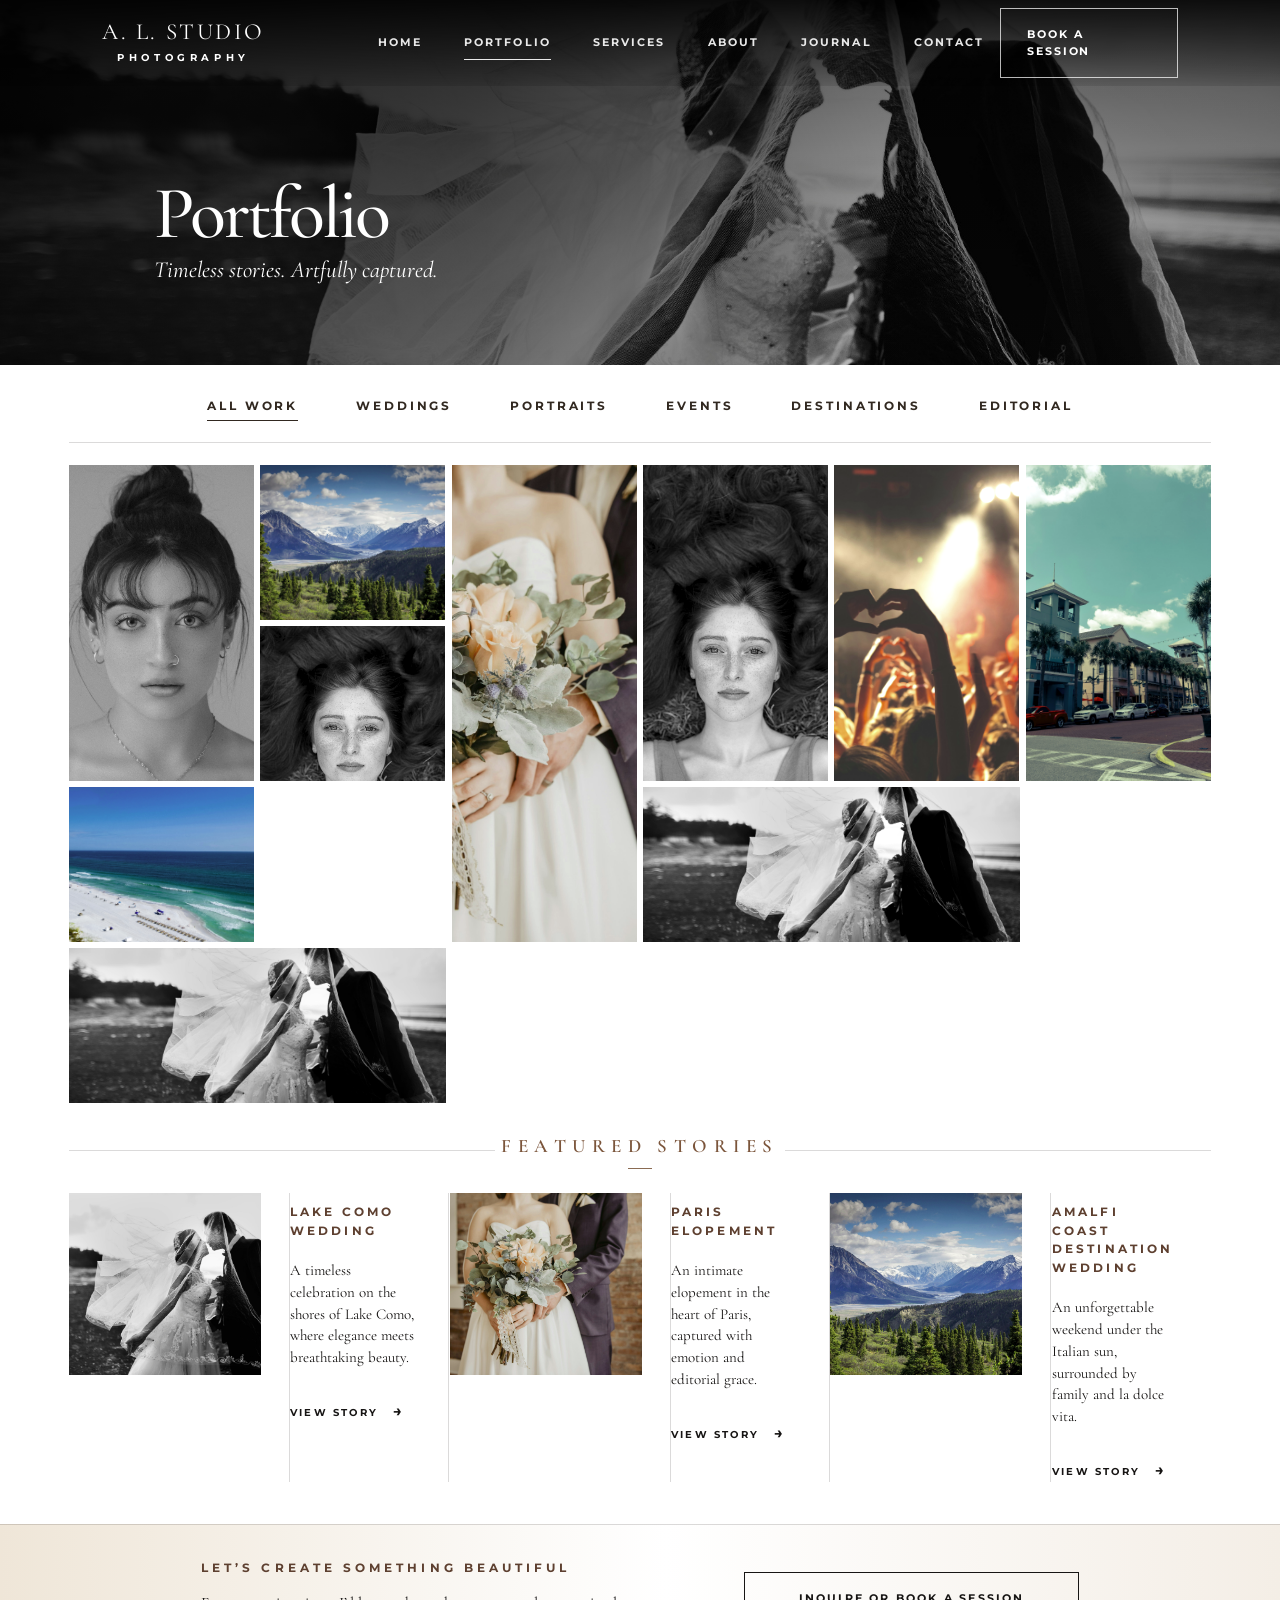
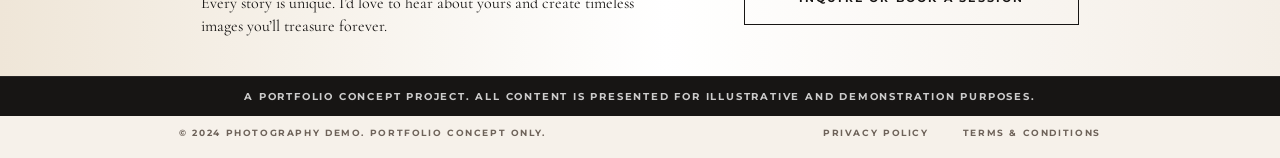
<file: portfolio.html>
<!DOCTYPE html>
<html lang="bg">
<head>
  <meta charset="UTF-8" />
  <meta name="viewport" content="width=device-width, initial-scale=1.0" />
  <title>Portfolio | A. L. STUDIO</title>

  <link rel="preconnect" href="https://fonts.googleapis.com">
  <link rel="preconnect" href="https://fonts.gstatic.com" crossorigin>
  <link href="https://fonts.googleapis.com/css2?family=Cormorant+Garamond:wght@400;500;600;700&family=Montserrat:wght@400;500;600;700&display=swap" rel="stylesheet">

  <link rel="stylesheet" href="style.css" />
</head>

<body>
  <header class="site-header" id="top">
    <a class="brand" href="index.html" aria-label="Начало">
      <span>A. L. STUDIO</span>
      <small>PHOTOGRAPHY</small>
    </a>

    <button class="nav-toggle" aria-label="Отвори меню" aria-expanded="false">
      <span></span>
      <span></span>
      <span></span>
    </button>

    <nav class="main-nav" aria-label="Основна навигация">
      <a href="index.html">Home</a>
      <a class="active" href="portfolio.html">Portfolio</a>
      <a href="services.html">Services</a>
      <a href="about.html">About</a>
      <a href="journal.html">Journal</a>
      <a href="contact.html">Contact</a>
    </nav>

    <a class="header-cta" href="#contact">Book a session</a>
  </header>

  <main>
    <section class="portfolio-hero" aria-label="Portfolio hero">
      <div class="portfolio-hero-bg"></div>
      <div class="portfolio-hero-overlay"></div>

      <div class="portfolio-hero-content">
        <h1>Portfolio</h1>
        <p>Timeless stories. Artfully captured.</p>
      </div>
    </section>

    <section class="portfolio-page">
      <nav class="portfolio-filter" aria-label="Portfolio categories">
        <a class="active" href="#" data-filter="all">All Work</a>
        <a href="#" data-filter="weddings">Weddings</a>
        <a href="#" data-filter="portraits">Portraits</a>
        <a href="#" data-filter="events">Events</a>
        <a href="#" data-filter="destinations">Destinations</a>
        <a href="#" data-filter="editorial">Editorial</a>
      </nav>

      <section class="portfolio-masonry" aria-label="Portfolio gallery">
        <article class="portfolio-item item-portrait-bw" data-category="portraits">
          <img src="assets/portrait.jpg" alt="Black and white bridal portrait">
        </article>

        <article class="portfolio-item item-destination" data-category="destinations">
          <img src="assets/mountains.jpg" alt="Mountain destination photography">
        </article>

        <article class="portfolio-item item-bride-large" data-category="weddings">
          <img src="assets/wedding-1.jpg" alt="Bride holding wedding bouquet">
        </article>

        <article class="portfolio-item item-groom-bw" data-category="editorial">
          <img src="assets/portrait-1.jpg" alt="Editorial groom portrait">
        </article>

        <article class="portfolio-item item-table" data-category="events">
          <img src="assets/events.jpg" alt="Elegant wedding reception table">
        </article>

        <article class="portfolio-item item-lake" data-category="destinations">
          <img src="assets/destinations-1.jpg" alt="Mountain lake destination">
        </article>

        <article class="portfolio-item item-photographer" data-category="portraits">
          <img src="assets/portrait-1.jpg" alt="Photographer portrait">
        </article>

        <article class="portfolio-item item-villa" data-category="destinations">
          <img src="assets/destinations.jpg" alt="Luxury destination venue">
        </article>

        <article class="portfolio-item item-car-bw" data-category="weddings">
          <img src="assets/wedding.jpg" alt="Black and white wedding couple">
        </article>

        <article class="portfolio-item item-couple-sunset" data-category="weddings">
          <img src="assets/wedding.jpg" alt="Wedding couple at sunset">
        </article>
      </section>

      <section class="featured-stories">
        <div class="section-title-wrap">
          <h2>Featured Stories</h2>
        </div>

        <div class="story-grid">
          <article class="story-card story-card-image">
            <img src="assets/wedding.jpg" alt="Lake Como wedding">
          </article>

          <article class="story-card story-card-text">
            <p class="story-kicker">Lake Como Wedding</p>
            <p>A timeless celebration on the shores of Lake Como, where elegance meets breathtaking beauty.</p>
            <a href="lakecomo.html">View story <span>→</span></a>
          </article>

          <article class="story-card story-card-image">
            <img src="assets/wedding-1.jpg" alt="Paris elopement">
          </article>

          <article class="story-card story-card-text">
            <p class="story-kicker">Paris Elopement</p>
            <p>An intimate elopement in the heart of Paris, captured with emotion and editorial grace.</p>
            <a href="paris.html">View story <span>→</span></a>
          </article>

          <article class="story-card story-card-image">
            <img src="assets/mountains.jpg" alt="Amalfi Coast destination wedding">
          </article>

          <article class="story-card story-card-text">
            <p class="story-kicker">Amalfi Coast Destination Wedding</p>
            <p>An unforgettable weekend under the Italian sun, surrounded by family and la dolce vita.</p>
            <a href="amalfi.html">View story <span>→</span></a>
          </article>
        </div>
      </section>
    </section>

    <section class="portfolio-cta" id="contact">
      <div>
        <p class="micro-title">Let’s create something beautiful</p>
        <p>Every story is unique. I’d love to hear about yours and create timeless images you’ll treasure forever.</p>
      </div>

      <a class="btn btn-outline" href="mailto:studio@example.test">Inquire or book a session</a>
    </section>
  </main>


  <section class="demo-disclaimer" aria-label="Demo notice">
    <p>  A portfolio concept project. All content is presented for illustrative and demonstration purposes.</p>
  </section>


  <footer class="site-footer">
    <span>© 2024 Photography Demo. Portfolio concept only.</span>

    <nav aria-label="Футър навигация">
      <a href="#">Privacy Policy</a>
      <a href="#">Terms &amp; Conditions</a>
    </nav>
  </footer>

  <script src="script.js"></script>
</body>
</html>
</file>
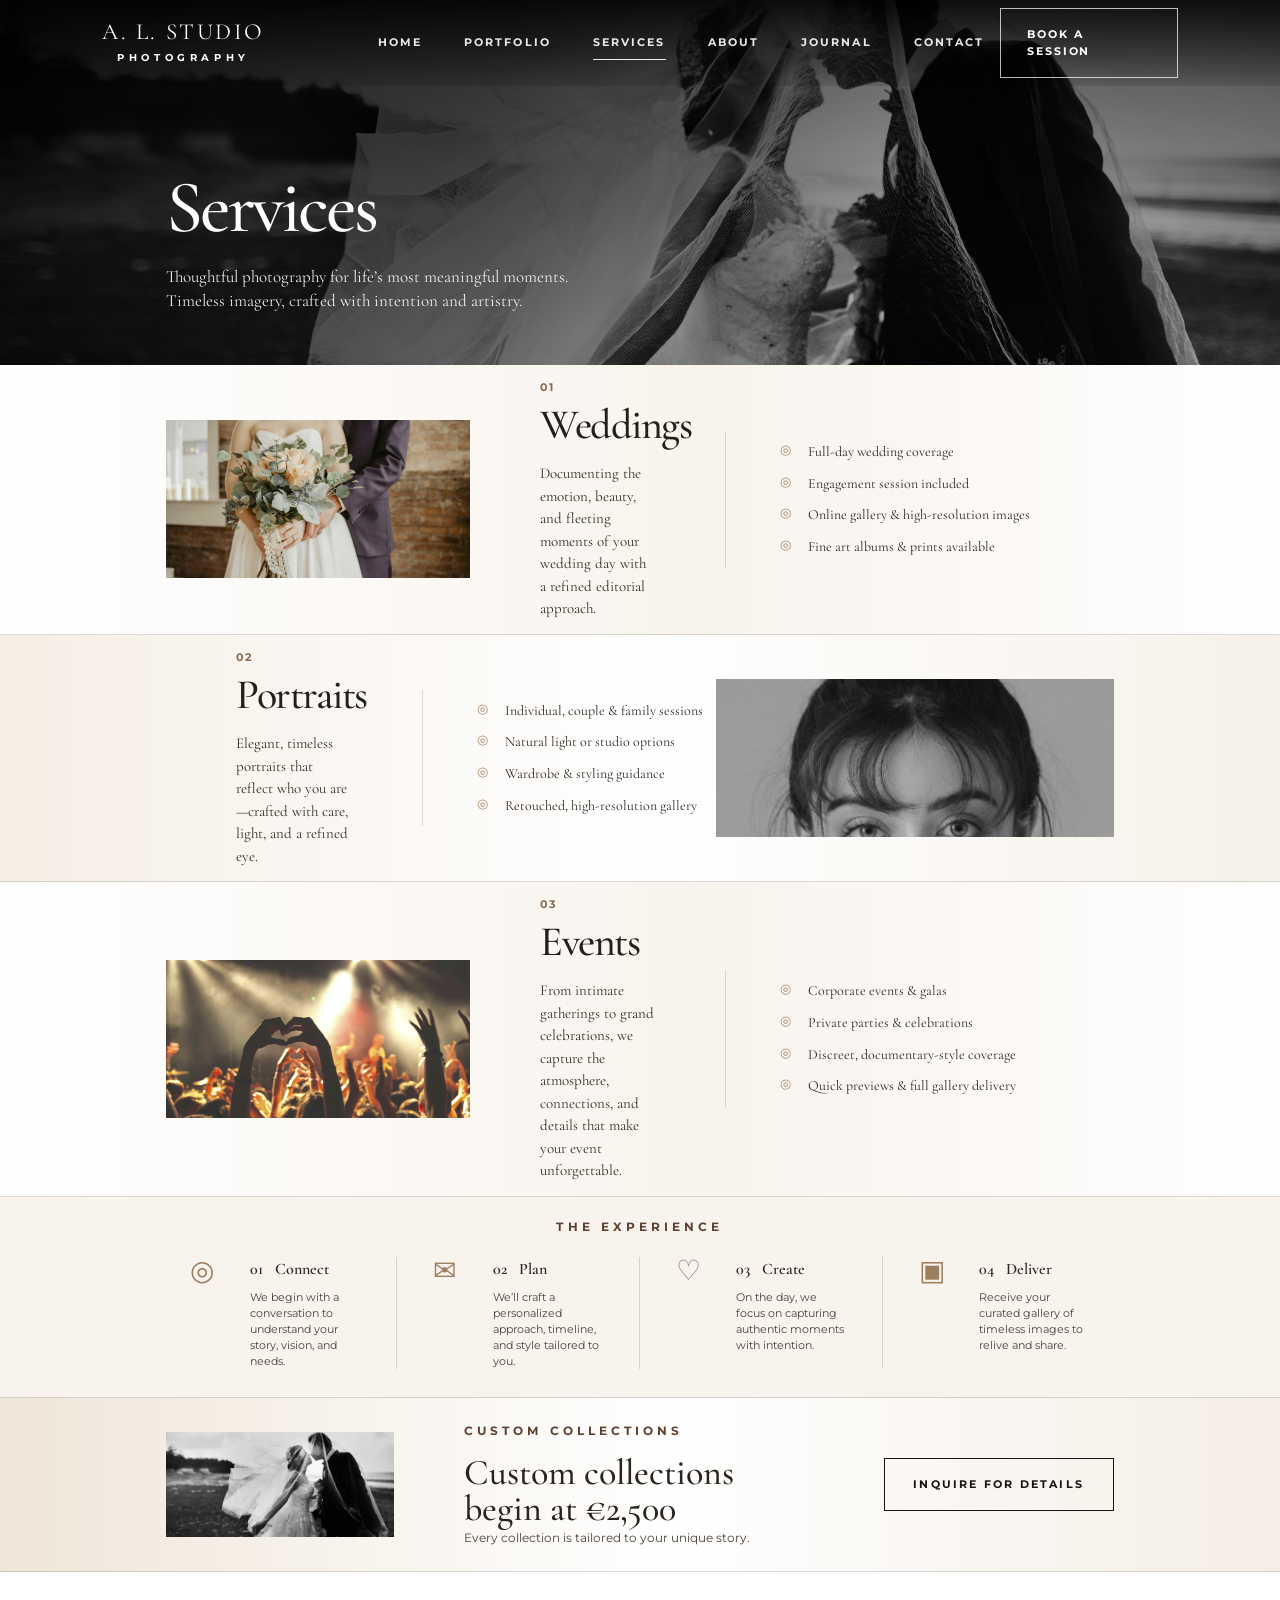
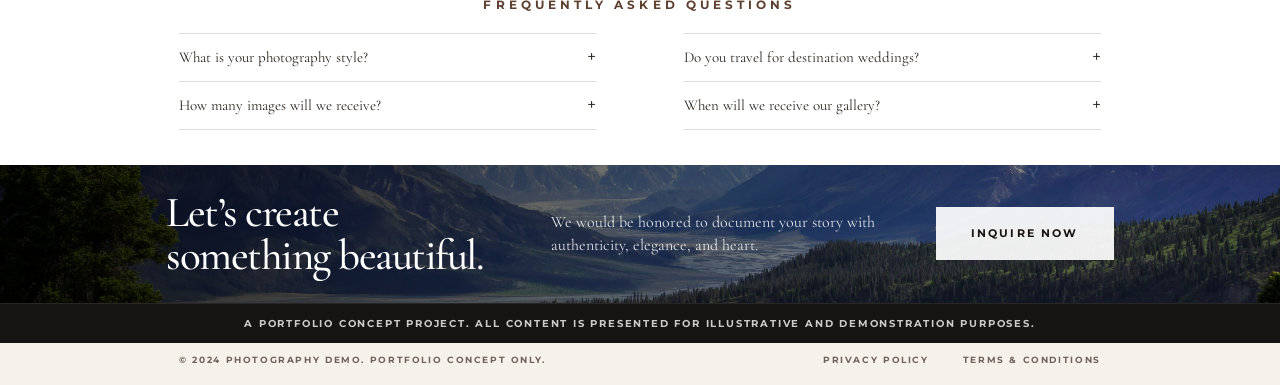
<file: services.html>
<!DOCTYPE html>
<html lang="bg">
<head>
  <meta charset="UTF-8" />
  <meta name="viewport" content="width=device-width, initial-scale=1.0" />

  <title>Services | A. L. STUDIO</title>

  <link rel="preconnect" href="https://fonts.googleapis.com">
  <link rel="preconnect" href="https://fonts.gstatic.com" crossorigin>
  <link href="https://fonts.googleapis.com/css2?family=Cormorant+Garamond:wght@400;500;600;700&family=Montserrat:wght@400;500;600;700&display=swap" rel="stylesheet">

  <link rel="stylesheet" href="style.css" />
</head>

<body>
  <header class="site-header" id="top">
    <a class="brand" href="index.html" aria-label="Начало">
      <span>A. L. STUDIO</span>
      <small>PHOTOGRAPHY</small>
    </a>

    <button class="nav-toggle" aria-label="Отвори меню" aria-expanded="false">
      <span></span>
      <span></span>
      <span></span>
    </button>

    <nav class="main-nav" aria-label="Основна навигация">
      <a href="index.html">Home</a>
      <a href="portfolio.html">Portfolio</a>
      <a class="active" href="services.html">Services</a>
      <a href="about.html">About</a>
      <a href="journal.html">Journal</a>
      <a href="contact.html">Contact</a>
    </nav>

    <a class="header-cta" href="#contact">Book a session</a>
  </header>

  <main>
    <section class="services-hero">
      <div class="services-hero-bg"></div>
      <div class="services-hero-overlay"></div>

      <div class="services-hero-content">
        <h1>Services</h1>
        <p>
          Thoughtful photography for life’s most meaningful moments.<br>
          Timeless imagery, crafted with intention and artistry.
        </p>
      </div>
    </section>

    <section class="services-page">
      <article class="service-row">
        <div class="service-image">
          <img src="assets/wedding-1.jpg" alt="Wedding photography">
        </div>

        <div class="service-content">
          <span class="service-number">01</span>
          <h2>Weddings</h2>
          <p>
            Documenting the emotion, beauty, and fleeting moments of your wedding day
            with a refined editorial approach.
          </p>
        </div>

        <ul class="service-details">
          <li>Full-day wedding coverage</li>
          <li>Engagement session included</li>
          <li>Online gallery &amp; high-resolution images</li>
          <li>Fine art albums &amp; prints available</li>
        </ul>
      </article>

      <article class="service-row reverse">
        <div class="service-image">
          <img src="assets/portrait.jpg" alt="Portrait photography">
        </div>

        <div class="service-content">
          <span class="service-number">02</span>
          <h2>Portraits</h2>
          <p>
            Elegant, timeless portraits that reflect who you are—crafted with care,
            light, and a refined eye.
          </p>
        </div>

        <ul class="service-details">
          <li>Individual, couple &amp; family sessions</li>
          <li>Natural light or studio options</li>
          <li>Wardrobe &amp; styling guidance</li>
          <li>Retouched, high-resolution gallery</li>
        </ul>
      </article>

      <article class="service-row">
        <div class="service-image">
          <img src="assets/events.jpg" alt="Event photography">
        </div>

        <div class="service-content">
          <span class="service-number">03</span>
          <h2>Events</h2>
          <p>
            From intimate gatherings to grand celebrations, we capture the atmosphere,
            connections, and details that make your event unforgettable.
          </p>
        </div>

        <ul class="service-details">
          <li>Corporate events &amp; galas</li>
          <li>Private parties &amp; celebrations</li>
          <li>Discreet, documentary-style coverage</li>
          <li>Quick previews &amp; full gallery delivery</li>
        </ul>
      </article>
    </section>

    <section class="experience-strip">
      <p class="micro-title center">The Experience</p>

      <div class="experience-grid">
        <article>
          <span>◎</span>
          <div>
            <h3>01&nbsp;&nbsp; Connect</h3>
            <p>We begin with a conversation to understand your story, vision, and needs.</p>
          </div>
        </article>

        <article>
          <span>✉</span>
          <div>
            <h3>02&nbsp;&nbsp; Plan</h3>
            <p>We’ll craft a personalized approach, timeline, and style tailored to you.</p>
          </div>
        </article>

        <article>
          <span>♡</span>
          <div>
            <h3>03&nbsp;&nbsp; Create</h3>
            <p>On the day, we focus on capturing authentic moments with intention.</p>
          </div>
        </article>

        <article>
          <span>▣</span>
          <div>
            <h3>04&nbsp;&nbsp; Deliver</h3>
            <p>Receive your curated gallery of timeless images to relive and share.</p>
          </div>
        </article>
      </div>
    </section>

    <section class="collections-band">
      <div class="collections-image">
        <img src="assets/wedding.jpg" alt="Custom collections">
      </div>

      <div class="collections-copy">
        <p class="micro-title">Custom Collections</p>
        <h2>Custom collections begin at €2,500</h2>
        <p>Every collection is tailored to your unique story.</p>
      </div>

      <a class="btn btn-outline" href="contact.html">Inquire for details</a>
    </section>

    <section class="faq-section">
      <p class="micro-title center">Frequently Asked Questions</p>

      <div class="faq-grid">
        <details>
          <summary>What is your photography style?</summary>
          <p>Timeless, emotive, editorial and documentary-inspired.</p>
        </details>

        <details>
          <summary>Do you travel for destination weddings?</summary>
          <p>Yes. Destination weddings and events are available worldwide.</p>
        </details>

        <details>
          <summary>How many images will we receive?</summary>
          <p>Every collection is different, but galleries are carefully curated and fully edited.</p>
        </details>

        <details>
          <summary>When will we receive our gallery?</summary>
          <p>Preview images are delivered shortly after the session, with full galleries following later.</p>
        </details>
      </div>
    </section>

    <section class="services-final-cta" id="contact">
      <div class="services-final-bg"></div>
      <div class="services-final-overlay"></div>

      <div class="services-final-content">
        <h2>Let’s create something beautiful.</h2>
        <p>
          We would be honored to document your story with authenticity,
          elegance, and heart.
        </p>
        <a class="btn btn-light" href="mailto:studio@example.test">Inquire now</a>
      </div>
    </section>
  </main>


  <section class="demo-disclaimer" aria-label="Demo notice">
    <p>  A portfolio concept project. All content is presented for illustrative and demonstration purposes.</p>
  </section>

  <footer class="site-footer">
    <span>© 2024 Photography Demo. Portfolio concept only.</span>

    <nav aria-label="Футър навигация">
      <a href="#">Privacy Policy</a>
      <a href="#">Terms &amp; Conditions</a>
    </nav>
  </footer>

  <script src="script.js"></script>
</body>
</html>
</file>
<file: style.css>
:root {
  --ink: #171514;
  --paper: #f7f4ef;
  --cream: #eee7dc;
  --warm: #c4ad8d;
  --muted: #756e66;
  --line: rgba(33, 29, 25, .16);
  --black: #111111;
  --white: #ffffff;
  --serif: "Cormorant Garamond", Georgia, serif;
  --sans: "Montserrat", Arial, sans-serif;
}

* { box-sizing: border-box; }
html { scroll-behavior: smooth; }
body {
  margin: 0;
  color: var(--ink);
  background: var(--paper);
  font-family: var(--sans);
  font-size: 14px;
  line-height: 1.55;
}
a { color: inherit; text-decoration: none; }
img { display: block; width: 100%; height: 100%; object-fit: cover; }

.site-header {
  position: fixed;
  z-index: 50;
  inset: 0 0 auto 0;
  height: 86px;
  display: grid;
  grid-template-columns: 260px 1fr 178px;
  align-items: center;
  padding: 0 8vw;
  color: var(--white);
  background: linear-gradient(to bottom, rgba(0,0,0,.82), rgba(0,0,0,.1));
  transition: background .35s ease, height .35s ease, box-shadow .35s ease;
}
.site-header.scrolled {
  height: 72px;
  background: rgba(18, 17, 16, .93);
  box-shadow: 0 10px 30px rgba(0,0,0,.22);
}
.brand { letter-spacing: .18em; text-align: center; justify-self: start; }
.brand span { display: block; font-family: var(--serif); font-size: 23px; line-height: 1; }
.brand small { display: block; font-size: 10px; font-weight: 700; letter-spacing: .46em; margin-top: 6px; }
.main-nav { display: flex; justify-content: center; gap: 42px; font-size: 11px; font-weight: 700; letter-spacing: .19em; text-transform: uppercase; }
.main-nav a { position: relative; padding: 10px 0; opacity: .9; }
.main-nav a::after {
  content: ""; position: absolute; left: 0; right: 0; bottom: 2px; height: 1px;
  transform: scaleX(0); background: currentColor; transform-origin: center; transition: transform .25s ease;
}
.main-nav a:hover::after, .main-nav a.active::after { transform: scaleX(1); }
.header-cta {
  justify-self: end; border: 1px solid rgba(255,255,255,.72); padding: 17px 26px;
  font-size: 11px; font-weight: 700; letter-spacing: .18em; text-transform: uppercase; transition: .25s ease;
}
.header-cta:hover { background: var(--white); color: var(--ink); }
.nav-toggle { display: none; background: transparent; border: 0; width: 38px; height: 34px; }
.nav-toggle span { display:block; height:1px; margin:8px 0; background:#fff; }

.hero { min-height: 595px; height: 48vw; position: relative; overflow: hidden; color: var(--white); }
.hero-bg { position: absolute; inset: 0; background: url("assets/wedding.jpg") center 42% / cover no-repeat; transform: scale(1.02); }
.hero-overlay { position: absolute; inset: 0; background: linear-gradient(90deg, rgba(0,0,0,.72) 0%, rgba(0,0,0,.43) 39%, rgba(0,0,0,.1) 74%), linear-gradient(to bottom, rgba(0,0,0,.42), rgba(0,0,0,.08)); }
.hero-content { position: relative; z-index: 2; width: min(560px, 80vw); margin-left: 12vw; padding-top: 190px; }
.eyebrow, .section-kicker, .micro-title {
  margin: 0; font-size: 12px; font-weight: 700; letter-spacing: .34em; text-transform: uppercase;
}
.hero h1 { margin: 22px 0 20px; font-family: var(--serif); font-size: clamp(54px, 5.3vw, 78px); font-weight: 500; line-height: .92; letter-spacing: -.035em; }
.hero-line { width: 150px; height: 1px; background: rgba(255,255,255,.78); margin-bottom: 18px; }
.hero-text { margin: 0 0 30px; font-family: var(--serif); font-size: 19px; line-height: 1.25; }
.btn { display:inline-flex; justify-content:center; align-items:center; min-width: 154px; padding: 17px 28px; border: 1px solid currentColor; font-size: 11px; font-weight: 700; letter-spacing: .2em; text-transform: uppercase; transition: .25s ease; cursor:pointer; }
.btn-light { background: rgba(255,255,255,.92); color: var(--ink); border-color: transparent; }
.btn-light:hover { background: var(--ink); color: var(--white); }
.btn-outline { background: transparent; color: var(--ink); }
.btn-outline:hover, .btn-dark { background: var(--ink); color: var(--white); }
.btn-dark:hover { background: transparent; color: var(--ink); }

.featured { background: #fff; padding: 20px 7.25vw 0; }
.section-kicker { text-align: center; color: #7b553b; margin-bottom: 18px; }
.featured-grid { display: grid; grid-template-columns: repeat(6, 1fr); gap: 6px; max-width: 1250px; margin: 0 auto; }
.photo-card { height: 188px; position: relative; overflow: hidden; background: #ddd; }
.photo-card img { filter: saturate(.82) contrast(1.02); transition: transform .5s ease, filter .5s ease; }
.photo-card:first-child img, .dark-card img { filter: grayscale(1) contrast(1.08); }
.photo-card:hover img { transform: scale(1.06); filter: none; }
.photo-card span { position: absolute; inset: auto 0 0 0; padding: 36px 14px 12px; color: #fff; font-family: var(--serif); font-size: 21px; letter-spacing: .06em; text-align: center; background: linear-gradient(to top, rgba(0,0,0,.55), transparent); opacity: 0; transition: opacity .3s ease; }
.photo-card:hover span { opacity: 1; }

.intro-services { background: linear-gradient(90deg, #f7f2eb, #fff 48%, #f7f2eb); display: grid; grid-template-columns: 42% 58%; padding: 18px 10.5vw 28px; border-bottom: 1px solid var(--line); }
.about-card { display: grid; grid-template-columns: 130px minmax(0, 1fr); gap: 34px; padding: 0 54px 0 0; border-right: 1px solid var(--line); align-items: center; }
.about-card img { height: 150px; filter: grayscale(1); object-position: center 20%; }
.micro-title { color: #5e4030; margin-bottom: 14px; }
.about-card p:not(.micro-title):not(.signature) { font-size: 13px; max-width: 420px; }
.signature { font-family: var(--serif); font-style: italic; font-size: 26px; margin: 18px 0 0; }
.services { padding-left: 52px; }
.center { text-align: center; }
.service-list { display: grid; grid-template-columns: repeat(3, 1fr); margin-top: 22px; }
.service-list article { text-align: center; padding: 0 28px; min-height: 128px; border-right: 1px solid var(--line); }
.service-list article:last-child { border-right: 0; }
.icon { color: var(--warm); font-family: var(--serif); font-size: 35px; line-height: 1; }
.service-list h3 { margin: 6px 0 7px; font-family: var(--serif); font-size: 19px; letter-spacing: .15em; text-transform: uppercase; }
.service-list p { min-height: 54px; margin: 0 auto 12px; max-width: 205px; font-size: 12px; line-height: 1.45; }
.service-list a { font-size: 10px; font-weight: 700; letter-spacing: .18em; text-transform: uppercase; }
.service-list a span { font-size: 15px; margin-left: 8px; }

.testimonial { min-height: 86px; display: grid; grid-template-columns: 70px 1fr 70px; align-items: center; padding: 22px 18vw; color: #f8f3ed; background: linear-gradient(90deg, #202021, #111, #202021); }
.testimonial blockquote { margin: 0; text-align: center; font-family: var(--serif); font-size: 19px; font-style: italic; line-height: 1.25; }
.testimonial cite { display: block; margin-top: 12px; font-family: var(--sans); font-size: 10px; font-style: normal; font-weight: 700; letter-spacing: .35em; text-transform: uppercase; color: var(--warm); }
.quote-arrow { border: 0; background: transparent; color: #fff; font-size: 38px; opacity: .7; cursor: pointer; }

.contact { display: grid; grid-template-columns: 32% 1fr 26%; gap: 28px; padding: 24px 12vw 18px; background: linear-gradient(90deg, #efe6d8, #fff 53%, #f6f1ea); }
.contact-copy p:not(.micro-title) { max-width: 360px; font-size: 13px; margin-bottom: 25px; }
.form-row { display: grid; grid-template-columns: repeat(3, 1fr); gap: 7px; }
input, textarea { width: 100%; border: 1px solid #ddd6cd; background: rgba(255,255,255,.48); padding: 14px 16px; font-family: var(--sans); font-size: 11px; letter-spacing: .12em; text-transform: uppercase; color: var(--ink); outline: none; }
textarea { min-height: 62px; margin-top: 7px; resize: vertical; }
.contact-form .btn { margin: 8px auto 0; display: flex; max-width: 170px; }
.contact-info { display: flex; flex-direction: column; gap: 12px; justify-content: center; font-style: normal; font-size: 13px; }
.contact-info a:hover { color: #8b6a4a; }
.socials { display: flex; gap: 24px; margin-top: 14px; font-weight: 700; font-size: 19px; }
.site-footer { display: flex; justify-content: space-between; gap: 20px; padding: 10px 14vw 18px; background: #f6f1ea; color: #6d6259; font-size: 9px; font-weight: 700; letter-spacing: .18em; text-transform: uppercase; }
.site-footer nav { display: flex; gap: 34px; }

@media (max-width: 1180px) {
  .site-header { padding: 0 4vw; grid-template-columns: 230px 1fr 160px; }
  .main-nav { gap: 22px; }
  .intro-services, .contact { padding-left: 5vw; padding-right: 5vw; }
}

@media (max-width: 900px) {
  .site-header { grid-template-columns: 1fr auto; height: 76px; }
  .brand { justify-self: start; }
  .nav-toggle { display: block; justify-self: end; }
  .main-nav, .header-cta { display: none; }
  .main-nav.open { display: flex; position: absolute; left: 0; right: 0; top: 76px; flex-direction: column; gap: 0; padding: 16px 6vw; background: rgba(18, 17, 16, .98); }
  .main-nav.open a { padding: 16px 0; border-bottom: 1px solid rgba(255,255,255,.12); }
  .hero { height: 680px; }
  .hero-content { margin-left: 7vw; padding-top: 175px; }
  .featured-grid { grid-template-columns: repeat(2, 1fr); }
  .photo-card { height: 240px; }
  .intro-services { grid-template-columns: 1fr; gap: 34px; }
  .about-card { border-right: 0; padding: 0; }
  .services { padding-left: 0; }
  .contact { grid-template-columns: 1fr; }
  .site-footer { flex-direction: column; padding: 20px 5vw; }
}

@media (max-width: 620px) {
  .brand span { font-size: 19px; }
  .brand small { letter-spacing: .34em; }
  .hero { min-height: 620px; }
  .hero-content { width: 86vw; }
  .hero h1 { font-size: 46px; }
  .featured { padding: 18px 4vw 0; }
  .featured-grid { grid-template-columns: 1fr; }
  .photo-card { height: 300px; }
  .about-card { grid-template-columns: 1fr; gap: 18px; }
  .about-card img { height: 320px; }
  .service-list { grid-template-columns: 1fr; gap: 30px; }
  .service-list article { border-right: 0; border-bottom: 1px solid var(--line); padding-bottom: 24px; }
  .testimonial { grid-template-columns: 36px 1fr 36px; padding: 26px 4vw; }
  .form-row { grid-template-columns: 1fr; }
  .site-footer nav { flex-direction: column; gap: 12px; }
}

/* ================================
   PORTFOLIO PAGE
================================ */

.portfolio-hero {
  position: relative;
  min-height: 365px;
  height: 28vw;
  overflow: hidden;
  color: var(--white);
}

.portfolio-hero-bg {
  position: absolute;
  inset: 0;
  background: url("assets/wedding.jpg") center 38% / cover no-repeat;
  transform: scale(1.02);
}

.portfolio-hero-overlay {
  position: absolute;
  inset: 0;
  background:
    linear-gradient(90deg, rgba(0,0,0,.78) 0%, rgba(0,0,0,.50) 38%, rgba(0,0,0,.08) 72%),
    linear-gradient(to bottom, rgba(0,0,0,.62), rgba(0,0,0,.08));
}

.portfolio-hero-content {
  position: relative;
  z-index: 2;
  width: min(560px, 82vw);
  margin-left: 12vw;
  padding-top: 178px;
}

.portfolio-hero-content h1 {
  margin: 0 0 8px;
  font-family: var(--serif);
  font-size: clamp(58px, 5.8vw, 76px);
  font-weight: 500;
  line-height: .95;
  letter-spacing: -.04em;
}

.portfolio-hero-content p {
  margin: 0;
  font-family: var(--serif);
  font-size: 23px;
  font-style: italic;
  line-height: 1.2;
}

.portfolio-page {
  background: #fff;
  padding: 0 5.4vw 0;
}

.portfolio-filter {
  min-height: 78px;
  display: flex;
  justify-content: center;
  align-items: center;
  gap: 58px;
  border-bottom: 1px solid var(--line);
  font-size: 12px;
  font-weight: 700;
  letter-spacing: .24em;
  text-transform: uppercase;
}

.portfolio-filter a {
  position: relative;
  padding: 28px 0 22px;
  color: #312820;
}

.portfolio-filter a::after {
  content: "";
  position: absolute;
  left: 0;
  right: 0;
  bottom: 17px;
  height: 1px;
  background: currentColor;
  transform: scaleX(0);
  transform-origin: center;
  transition: transform .25s ease;
}

.portfolio-filter a:hover::after,
.portfolio-filter a.active::after {
  transform: scaleX(1);
}

.portfolio-masonry {
  max-width: 1780px;
  margin: 0 auto;
  padding: 22px 0 18px;
  display: grid;
  grid-template-columns: repeat(6, 1fr);
  grid-auto-rows: 155px;
  gap: 6px;
}

.portfolio-item {
  position: relative;
  overflow: hidden;
  background: #ddd;
}

.portfolio-item img {
  transition: transform .55s ease, filter .55s ease;
  filter: saturate(.78) contrast(1.03);
}

.portfolio-item:hover img {
  transform: scale(1.055);
  filter: saturate(.95) contrast(1.04);
}

.item-portrait-bw {
  grid-column: span 1;
  grid-row: span 2;
}

.item-destination {
  grid-column: span 1;
  grid-row: span 1;
}

.item-bride-large {
  grid-column: span 1;
  grid-row: span 3;
}

.item-groom-bw {
  grid-column: span 1;
  grid-row: span 2;
}

.item-table {
  grid-column: span 1;
  grid-row: span 2;
}

.item-lake {
  grid-column: span 1;
  grid-row: span 2;
}

.item-photographer {
  grid-column: span 1;
  grid-row: span 1;
}

.item-villa {
  grid-column: span 1;
  grid-row: span 1;
}

.item-car-bw {
  grid-column: span 2;
  grid-row: span 1;
}

.item-couple-sunset {
  grid-column: span 2;
  grid-row: span 1;
}

.item-portrait-bw img,
.item-groom-bw img,
.item-photographer img,
.item-car-bw img {
  filter: grayscale(1) contrast(1.08);
}

.item-bride-large img {
  object-position: center 20%;
}

.item-table img {
  object-position: center;
}

.item-lake img {
  object-position: center;
}

.featured-stories {
  max-width: 1460px;
  margin: 0 auto;
  padding: 10px 0 42px;
}

.section-title-wrap {
  position: relative;
  text-align: center;
  margin: 0 0 24px;
}

.section-title-wrap::before,
.section-title-wrap::after {
  content: "";
  position: absolute;
  top: 50%;
  width: calc(50% - 145px);
  height: 1px;
  background: var(--line);
}

.section-title-wrap::before {
  left: 0;
}

.section-title-wrap::after {
  right: 0;
}

.section-title-wrap h2 {
  display: inline-block;
  margin: 0;
  font-family: var(--serif);
  font-size: 19px;
  font-weight: 600;
  color: #7b553b;
  letter-spacing: .34em;
  text-transform: uppercase;
}

.section-title-wrap h2::after {
  content: "";
  display: block;
  width: 24px;
  height: 1px;
  margin: 8px auto 0;
  background: #8a6b52;
}

.story-grid {
  display: grid;
  grid-template-columns: 1.25fr .9fr 1.25fr .9fr 1.25fr .9fr;
  gap: 0;
  align-items: stretch;
}

.story-card {
  min-height: 182px;
  border-right: 1px solid var(--line);
}

.story-card:last-child {
  border-right: 0;
}

.story-card-image {
  padding: 0 28px 0 0;
}

.story-card-image img {
  height: 182px;
  filter: saturate(.82) contrast(1.02);
}

.story-card-text {
  padding: 10px 34px 0 0;
}

.story-kicker {
  margin: 0 0 20px;
  font-size: 12px;
  font-weight: 700;
  color: #5e4030;
  letter-spacing: .26em;
  text-transform: uppercase;
}

.story-card-text p:not(.story-kicker) {
  margin: 0 0 30px;
  max-width: 230px;
  font-family: var(--serif);
  font-size: 15px;
  line-height: 1.45;
}

.story-card-text a {
  font-size: 10px;
  font-weight: 700;
  letter-spacing: .22em;
  text-transform: uppercase;
}

.story-card-text a span {
  margin-left: 10px;
  font-size: 15px;
}

.portfolio-cta {
  display: grid;
  grid-template-columns: 1fr auto;
  align-items: center;
  gap: 50px;
  padding: 34px 15.7vw 38px;
  background: linear-gradient(90deg, #efe6d8, #fff 52%, #f4eee6);
  border-top: 1px solid var(--line);
}

.portfolio-cta p:not(.micro-title) {
  max-width: 455px;
  margin: 12px 0 0;
  font-family: var(--serif);
  font-size: 16px;
  line-height: 1.45;
}

.portfolio-cta .btn {
  min-width: 335px;
}

/* Responsive portfolio */

@media (max-width: 1180px) {
  .portfolio-page {
    padding-left: 4vw;
    padding-right: 4vw;
  }

  .portfolio-filter {
    gap: 28px;
    flex-wrap: wrap;
    padding: 12px 0;
  }

  .portfolio-masonry {
    grid-template-columns: repeat(4, 1fr);
  }

  .story-grid {
    grid-template-columns: repeat(2, 1fr);
    gap: 22px;
  }

  .story-card,
  .story-card:last-child {
    border-right: 0;
  }

  .story-card-image {
    padding: 0;
  }

  .story-card-text {
    padding: 8px 0 20px;
  }

  .portfolio-cta {
    padding-left: 7vw;
    padding-right: 7vw;
  }
}

@media (max-width: 900px) {
  .portfolio-hero {
    min-height: 430px;
  }

  .portfolio-hero-content {
    margin-left: 7vw;
    padding-top: 170px;
  }

  .portfolio-filter {
    justify-content: flex-start;
    gap: 20px 30px;
    overflow-x: auto;
  }

  .portfolio-masonry {
    grid-template-columns: repeat(2, 1fr);
    grid-auto-rows: 210px;
  }

  .item-bride-large {
    grid-row: span 2;
  }

  .item-car-bw,
  .item-couple-sunset {
    grid-column: span 2;
  }

  .portfolio-cta {
    grid-template-columns: 1fr;
    text-align: center;
  }

  .portfolio-cta p:not(.micro-title) {
    margin-left: auto;
    margin-right: auto;
  }

  .portfolio-cta .btn {
    justify-self: center;
  }
}

@media (max-width: 620px) {
  .portfolio-hero-content h1 {
    font-size: 52px;
  }

  .portfolio-hero-content p {
    font-size: 20px;
  }

  .portfolio-page {
    padding-left: 4vw;
    padding-right: 4vw;
  }

  .portfolio-filter {
    font-size: 10px;
    letter-spacing: .18em;
  }

  .portfolio-masonry {
    grid-template-columns: 1fr;
    grid-auto-rows: 290px;
  }

  .portfolio-item,
  .item-portrait-bw,
  .item-destination,
  .item-bride-large,
  .item-groom-bw,
  .item-table,
  .item-lake,
  .item-photographer,
  .item-villa,
  .item-car-bw,
  .item-couple-sunset {
    grid-column: span 1;
    grid-row: span 1;
  }

  .story-grid {
    grid-template-columns: 1fr;
  }

  .story-card-image img {
    height: 250px;
  }

  .section-title-wrap::before,
  .section-title-wrap::after {
    display: none;
  }

  .portfolio-cta .btn {
    min-width: 100%;
  }
}

.portfolio-item.is-hidden {
  display: none !important;
}



/* ================================
   STORY PAGES
================================ */

.story-hero {
  position: relative;
  min-height: 520px;
  height: 58vw;
  max-height: 760px;
  overflow: hidden;
  color: var(--white);
  background-position: center;
  background-size: cover;
  background-repeat: no-repeat;
}

.lake-story {
  background-image: url("assets/wedding.jpg");
  background-position: center 42%;
}

.paris-story {
  background-image: url("assets/wedding-1.jpg");
  background-position: center 25%;
}

.amalfi-story {
  background-image: url("assets/mountains.jpg");
  background-position: center 45%;
}

.story-hero-overlay {
  position: absolute;
  inset: 0;
  background:
    linear-gradient(90deg, rgba(0,0,0,.78) 0%, rgba(0,0,0,.46) 40%, rgba(0,0,0,.10) 76%),
    linear-gradient(to bottom, rgba(0,0,0,.52), rgba(0,0,0,.08), rgba(0,0,0,.34));
}

.story-hero-content {
  position: relative;
  z-index: 2;
  width: min(720px, 84vw);
  margin-left: 12vw;
  padding-top: 210px;
}

.story-label {
  margin: 0 0 18px;
  font-size: 11px;
  font-weight: 700;
  letter-spacing: .34em;
  text-transform: uppercase;
  color: rgba(255,255,255,.74);
}

.story-hero-content h1 {
  margin: 0 0 18px;
  font-family: var(--serif);
  font-size: clamp(58px, 6.5vw, 108px);
  font-weight: 500;
  line-height: .88;
  letter-spacing: -.055em;
}

.story-hero-content p:not(.story-label) {
  max-width: 520px;
  margin: 0;
  font-family: var(--serif);
  font-size: 23px;
  font-style: italic;
  line-height: 1.3;
  color: rgba(255,255,255,.86);
}

.story-page {
  background: #fff;
  padding: 78px 5.4vw 34px;
}

.story-intro {
  max-width: 900px;
  margin: 0 auto 52px;
  text-align: center;
}

.story-intro h2 {
  margin: 0 0 20px;
  font-family: var(--serif);
  font-size: clamp(42px, 4.5vw, 76px);
  font-weight: 500;
  line-height: .95;
  letter-spacing: -.045em;
  color: #251f1a;
}

.story-intro p:not(.micro-title) {
  max-width: 690px;
  margin: 0 auto;
  font-family: var(--serif);
  font-size: 20px;
  line-height: 1.55;
  color: #3b3028;
}

.story-gallery {
  max-width: 1460px;
  margin: 0 auto;
  display: grid;
  grid-template-columns: repeat(6, 1fr);
  grid-auto-rows: 155px;
  gap: 7px;
}

.story-gallery-item {
  overflow: hidden;
  background: #ddd;
}

.story-gallery-item img {
  width: 100%;
  height: 100%;
  object-fit: cover;
  filter: saturate(.82) contrast(1.03);
  transition: transform .55s ease, filter .55s ease;
}

.story-gallery-item:hover img {
  transform: scale(1.055);
  filter: saturate(.98) contrast(1.05);
}

.story-tall {
  grid-column: span 2;
  grid-row: span 4;
}

.story-medium {
  grid-column: span 2;
  grid-row: span 2;
}

.story-small {
  grid-column: span 2;
  grid-row: span 1;
}

.story-wide {
  grid-column: span 4;
  grid-row: span 2;
}

.story-bw img {
  filter: grayscale(1) contrast(1.08);
}

.story-nav {
  display: flex;
  justify-content: space-between;
  gap: 24px;
  padding: 26px 12vw;
  background: #fff;
  border-top: 1px solid var(--line);
}

.story-nav a {
  font-size: 11px;
  font-weight: 700;
  letter-spacing: .22em;
  text-transform: uppercase;
  color: #2d251f;
}

.story-nav a:hover {
  color: #7b553b;
}

@media (max-width: 900px) {
  .story-hero {
    min-height: 620px;
    height: auto;
  }

  .story-hero-content {
    margin-left: 7vw;
    padding-top: 190px;
  }

  .story-gallery {
    grid-template-columns: repeat(2, 1fr);
    grid-auto-rows: 230px;
  }

  .story-tall,
  .story-medium,
  .story-small,
  .story-wide {
    grid-column: span 1;
    grid-row: span 1;
  }

  .story-nav {
    padding-left: 6vw;
    padding-right: 6vw;
  }
}

@media (max-width: 620px) {
  .story-hero-content h1 {
    font-size: 54px;
  }

  .story-hero-content p:not(.story-label) {
    font-size: 20px;
  }

  .story-page {
    padding-left: 4vw;
    padding-right: 4vw;
  }

  .story-gallery {
    grid-template-columns: 1fr;
    grid-auto-rows: 300px;
  }

  .story-nav {
    flex-direction: column;
    text-align: center;
  }
}


/* ================================
   SERVICES PAGE
================================ */

.services-hero {
  position: relative;
  min-height: 365px;
  height: 28vw;
  overflow: hidden;
  color: var(--white);
}

.services-hero-bg {
  position: absolute;
  inset: 0;
  background: url("assets/wedding.jpg") center 38% / cover no-repeat;
  transform: scale(1.02);
}

.services-hero-overlay {
  position: absolute;
  inset: 0;
  background:
    linear-gradient(90deg, rgba(0,0,0,.80) 0%, rgba(0,0,0,.50) 38%, rgba(0,0,0,.08) 72%),
    linear-gradient(to bottom, rgba(0,0,0,.62), rgba(0,0,0,.08));
}

.services-hero-content {
  position: relative;
  z-index: 2;
  width: min(680px, 82vw);
  margin-left: 13vw;
  padding-top: 172px;
}

.services-hero-content h1 {
  margin: 0 0 22px;
  font-family: var(--serif);
  font-size: clamp(58px, 5.8vw, 78px);
  font-weight: 500;
  line-height: .95;
  letter-spacing: -.04em;
}

.services-hero-content p {
  margin: 0;
  max-width: 620px;
  font-family: var(--serif);
  font-size: 17px;
  line-height: 1.45;
  color: rgba(255,255,255,.9);
}

.services-page {
  background: #fff;
}

.service-row {
  display: grid;
  grid-template-columns: 32% 27% 41%;
  align-items: center;
  gap: 0;
  min-height: 190px;
  padding: 14px 13vw;
  border-bottom: 1px solid var(--line);
  background: linear-gradient(90deg, #fff, #f8f3ed 55%, #fff);
}

.service-row.reverse {
  grid-template-columns: 27% 31% 42%;
  background: linear-gradient(90deg, #f5eee5, #fff 50%, #f6f1ea);
}

.service-row.reverse .service-image {
  grid-column: 3;
  grid-row: 1;
}

.service-row.reverse .service-content {
  grid-column: 1;
  grid-row: 1;
}

.service-row.reverse .service-details {
  grid-column: 2;
  grid-row: 1;
}

.service-image {
  height: 158px;
  overflow: hidden;
}

.service-image img {
  width: 100%;
  height: 100%;
  object-fit: cover;
  filter: saturate(.82) contrast(1.02);
}

.service-row.reverse .service-image img {
  filter: grayscale(1) contrast(1.08);
  object-position: center 28%;
}

.service-content {
  padding: 0 70px;
}

.service-number {
  display: block;
  margin-bottom: 8px;
  font-size: 11px;
  font-weight: 700;
  letter-spacing: .22em;
  color: #8b6a4a;
}

.service-content h2 {
  margin: 0 0 16px;
  font-family: var(--serif);
  font-size: 42px;
  font-weight: 500;
  line-height: 1;
  letter-spacing: -.035em;
  color: #241f1b;
}

.service-content p {
  margin: 0;
  max-width: 460px;
  font-family: var(--serif);
  font-size: 15px;
  line-height: 1.5;
  color: #342d27;
}

.service-details {
  margin: 0;
  padding: 0 0 0 54px;
  list-style: none;
  border-left: 1px solid var(--line);
}

.service-details li {
  position: relative;
  margin: 10px 0;
  padding-left: 28px;
  font-family: var(--serif);
  font-size: 14px;
  color: #2d2823;
}

.service-details li::before {
  content: "◎";
  position: absolute;
  left: 0;
  top: -1px;
  color: #a88d6c;
  font-size: 13px;
}

/* Experience */

.experience-strip {
  padding: 22px 12vw 28px;
  background: #f8f3ed;
  border-bottom: 1px solid var(--line);
}

.experience-grid {
  max-width: 1320px;
  margin: 20px auto 0;
  display: grid;
  grid-template-columns: repeat(4, 1fr);
}

.experience-grid article {
  display: grid;
  grid-template-columns: 44px 1fr;
  gap: 16px;
  padding: 0 36px;
  border-right: 1px solid var(--line);
}

.experience-grid article:last-child {
  border-right: 0;
}

.experience-grid span {
  color: #9d7f60;
  font-size: 28px;
  line-height: 1;
  font-family: var(--serif);
}

.experience-grid h3 {
  margin: 0 0 8px;
  font-family: var(--serif);
  font-size: 16px;
  font-weight: 600;
  color: #322920;
}

.experience-grid p {
  margin: 0;
  font-size: 11px;
  line-height: 1.45;
  color: #4c433b;
}

/* Collections */

.collections-band {
  display: grid;
  grid-template-columns: 24% 1fr auto;
  align-items: center;
  gap: 70px;
  padding: 24px 13vw;
  background: linear-gradient(90deg, #efe6d8, #fff 52%, #f4eee6);
  border-bottom: 1px solid var(--line);
}

.collections-image {
  height: 105px;
  overflow: hidden;
}

.collections-image img {
  width: 100%;
  height: 100%;
  object-fit: cover;
  filter: saturate(.72) contrast(1.02);
}

.collections-copy h2 {
  margin: 4px 0 2px;
  font-family: var(--serif);
  font-size: 36px;
  font-weight: 500;
  line-height: 1;
  color: #2b241e;
}

.collections-copy p:not(.micro-title) {
  margin: 0;
  font-size: 12px;
  color: #4d443c;
}

.collections-band .btn {
  min-width: 230px;
}

/* FAQ */

.faq-section {
  padding: 24px 14vw 34px;
  background: #fff;
}

.faq-grid {
  max-width: 1160px;
  margin: 18px auto 0;
  display: grid;
  grid-template-columns: 1fr 1fr;
  gap: 0 88px;
}

.faq-grid details {
  border-top: 1px solid var(--line);
}

.faq-grid details:last-child,
.faq-grid details:nth-last-child(2) {
  border-bottom: 1px solid var(--line);
}

.faq-grid summary {
  position: relative;
  padding: 12px 32px 12px 0;
  cursor: pointer;
  font-family: var(--serif);
  font-size: 15px;
  color: #2d251f;
  list-style: none;
}

.faq-grid summary::-webkit-details-marker {
  display: none;
}

.faq-grid summary::after {
  content: "+";
  position: absolute;
  right: 0;
  top: 11px;
  font-family: var(--sans);
  font-size: 16px;
}

.faq-grid details[open] summary::after {
  content: "−";
}

.faq-grid p {
  margin: 0 0 14px;
  max-width: 480px;
  font-family: var(--serif);
  font-size: 14px;
  line-height: 1.5;
  color: #544a40;
}

/* Final CTA */

.services-final-cta {
  position: relative;
  overflow: hidden;
  color: #fff;
  min-height: 128px;
}

.services-final-bg {
  position: absolute;
  inset: 0;
  background: url("assets/mountains.jpg") center 55% / cover no-repeat;
  transform: scale(1.03);
}

.services-final-overlay {
  position: absolute;
  inset: 0;
  background: linear-gradient(90deg, rgba(0,0,0,.82), rgba(0,0,0,.52), rgba(0,0,0,.34));
}

.services-final-content {
  position: relative;
  z-index: 2;
  display: grid;
  grid-template-columns: 1fr 1fr auto;
  align-items: center;
  gap: 60px;
  min-height: 128px;
  padding: 26px 13vw;
}

.services-final-content h2 {
  margin: 0;
  font-family: var(--serif);
  font-size: 43px;
  font-weight: 500;
  line-height: 1;
  letter-spacing: -.035em;
}

.services-final-content p {
  margin: 0;
  max-width: 420px;
  font-family: var(--serif);
  font-size: 16px;
  line-height: 1.4;
  color: rgba(255,255,255,.86);
}

.services-final-content .btn {
  min-width: 178px;
}

/* ================================
   ABOUT PAGE
================================ */

.about-hero {
  position: relative;
  min-height: 430px;
  height: 32vw;
  overflow: hidden;
  color: var(--white);
}

.about-hero-bg {
  position: absolute;
  inset: 0;
  background: url("assets/photo-view.jpg") center 36% / cover no-repeat;
  transform: scale(1.03);
}

.about-hero-overlay {
  position: absolute;
  inset: 0;
  background:
    linear-gradient(90deg, rgba(0,0,0,.82) 0%, rgba(0,0,0,.58) 35%, rgba(0,0,0,.18) 78%),
    linear-gradient(to bottom, rgba(0,0,0,.60), rgba(0,0,0,.12));
}

.about-hero-content {
  position: relative;
  z-index: 2;
  width: min(600px, 82vw);
  margin-left: 12vw;
  padding-top: 180px;
}

.about-hero-content h1 {
  margin: 0 0 18px;
  font-family: var(--serif);
  font-size: clamp(58px, 5.8vw, 78px);
  font-weight: 500;
  line-height: .95;
  letter-spacing: -.045em;
}

.about-hero-content p {
  margin: 0;
  max-width: 520px;
  font-family: var(--serif);
  font-size: 21px;
  line-height: 1.35;
  color: rgba(255,255,255,.9);
}

/* Main about */

.about-main {
  display: grid;
  grid-template-columns: 25% 43% 32%;
  gap: 0;
  align-items: center;
  padding: 34px 12vw;
  background: #fff;
  border-bottom: 1px solid var(--line);
}

.about-portrait {
  height: 330px;
  overflow: hidden;
}

.about-portrait img {
  width: 100%;
  height: 100%;
  object-fit: cover;
  object-position: center 18%;
  filter: grayscale(1) contrast(1.08);
}

.about-story {
  padding: 0 70px;
}

.about-story h2 {
  margin: 0 0 22px;
  font-family: var(--serif);
  font-size: clamp(34px, 3vw, 45px);
  font-weight: 500;
  line-height: 1;
  letter-spacing: -.035em;
  color: #251f1a;
}

.about-story p:not(.micro-title):not(.about-signature) {
  margin: 0 0 22px;
  font-size: 13px;
  line-height: 1.75;
  color: #2d2823;
}

.about-signature {
  margin: 22px 0 0;
  font-family: var(--serif);
  font-style: italic;
  font-size: 38px;
  line-height: 1;
  color: #2b241e;
}

.about-facts {
  padding-left: 68px;
  border-left: 1px solid var(--line);
}

.about-facts article {
  display: grid;
  grid-template-columns: 52px 1fr;
  gap: 24px;
  margin-bottom: 34px;
}

.about-facts article:last-child {
  margin-bottom: 0;
}

.about-icon {
  color: #9b7f61;
  font-family: var(--serif);
  font-size: 40px;
  line-height: 1;
  text-align: center;
}

.about-facts p:not(.micro-title) {
  margin: 0;
  max-width: 260px;
  font-size: 12px;
  line-height: 1.65;
  color: #2f2923;
}

/* Approach and quote */

.about-approach-testimonial {
  display: grid;
  grid-template-columns: 63% 37%;
  background: linear-gradient(90deg, #f6f0e8, #fff 55%, #f5eee5);
  border-bottom: 1px solid var(--line);
}

.about-approach {
  padding: 28px 8vw 34px 12vw;
}

.approach-grid {
  display: grid;
  grid-template-columns: repeat(3, 1fr);
  margin-top: 24px;
}

.approach-grid article {
  text-align: center;
  padding: 0 42px;
  border-right: 1px solid var(--line);
}

.approach-grid article:last-child {
  border-right: 0;
}

.approach-grid span {
  display: block;
  margin-bottom: 18px;
  color: #9b7f61;
  font-family: var(--serif);
  font-size: 40px;
  line-height: 1;
}

.approach-grid h3 {
  margin: 0 0 10px;
  font-size: 12px;
  font-weight: 700;
  letter-spacing: .22em;
  text-transform: uppercase;
  color: #3a3028;
}

.approach-grid p {
  margin: 0 auto;
  max-width: 210px;
  font-size: 11px;
  line-height: 1.55;
  color: #4d443c;
}

.about-quote {
  display: flex;
  flex-direction: column;
  justify-content: center;
  padding: 54px 7vw 54px 5vw;
  background: linear-gradient(135deg, #242424, #111);
  color: #fff;
}

.about-quote blockquote {
  margin: 0;
  max-width: 520px;
  font-family: var(--serif);
  font-size: 21px;
  font-style: italic;
  line-height: 1.35;
  color: rgba(255,255,255,.88);
}

.about-quote cite {
  display: block;
  margin-top: 30px;
  padding-top: 18px;
  border-top: 1px solid rgba(255,255,255,.28);
  font-size: 11px;
  font-style: normal;
  font-weight: 700;
  letter-spacing: .28em;
  text-transform: uppercase;
  color: #d0b895;
}

/* Destinations and timeline */

.about-destinations-timeline {
  display: grid;
  grid-template-columns: 50% 50%;
  padding: 22px 10vw 34px;
  background: #fff;
  border-bottom: 1px solid var(--line);
}

.favorite-destinations {
  padding-right: 72px;
  border-right: 1px solid var(--line);
}

.destination-strip {
  display: grid;
  grid-template-columns: repeat(5, 1fr);
  gap: 8px;
  margin-top: 18px;
}

.destination-strip article {
  text-align: center;
}

.destination-strip img {
  height: 96px;
  width: 100%;
  object-fit: cover;
  filter: saturate(.78) contrast(1.02);
}

.destination-strip h3 {
  margin: 10px 0 0;
  font-size: 11px;
  font-weight: 700;
  letter-spacing: .18em;
  text-transform: uppercase;
  color: #3b3028;
}

.destination-strip p {
  margin: 0;
  font-family: var(--serif);
  font-size: 13px;
  font-style: italic;
  color: #5f554d;
}

.about-timeline {
  padding-left: 72px;
}

.timeline-line {
  position: relative;
  display: grid;
  grid-template-columns: repeat(5, 1fr);
  gap: 12px;
  margin-top: 32px;
  text-align: center;
}

.timeline-line::before {
  content: "";
  position: absolute;
  left: 8%;
  right: 8%;
  top: 7px;
  height: 1px;
  background: var(--line);
}

.timeline-line article {
  position: relative;
}

.timeline-line span {
  position: relative;
  z-index: 2;
  display: block;
  width: 9px;
  height: 9px;
  margin: 3px auto 22px;
  border-radius: 50%;
  background: #8b6a4a;
}

.timeline-line h3 {
  margin: 0 0 10px;
  font-family: var(--serif);
  font-size: 15px;
  color: #5e4030;
}

.timeline-line p {
  margin: 0 0 8px;
  font-family: var(--serif);
  font-size: 14px;
  color: #2f2923;
}

.timeline-line small {
  display: block;
  max-width: 120px;
  margin: 0 auto;
  font-size: 10px;
  line-height: 1.45;
  color: #5c5249;
}

/* Bottom CTA */

.about-bottom-cta {
  display: grid;
  grid-template-columns: 1fr auto;
  align-items: center;
  gap: 48px;
  padding: 28px 14vw 32px;
  background: linear-gradient(90deg, #efe6d8, #fff 52%, #f4eee6);
  text-align: center;
}

.about-bottom-cta h2 {
  margin: 0 0 8px;
  font-family: var(--serif);
  font-size: 42px;
  font-weight: 500;
  line-height: 1;
  letter-spacing: -.035em;
  color: #2a231d;
}

.about-bottom-cta p {
  margin: 0;
  font-size: 12px;
  color: #4d443c;
}

.about-bottom-cta .btn {
  min-width: 205px;
}

/* Responsive About */

@media (max-width: 1180px) {
  .about-main {
    grid-template-columns: 1fr;
    gap: 34px;
    padding: 48px 7vw;
  }

  .about-portrait {
    height: 420px;
  }

  .about-story {
    padding: 0;
  }

  .about-facts {
    padding-left: 0;
    border-left: 0;
    display: grid;
    grid-template-columns: repeat(3, 1fr);
    gap: 26px;
  }

  .about-facts article {
    margin-bottom: 0;
  }

  .about-approach-testimonial {
    grid-template-columns: 1fr;
  }

  .about-approach {
    padding: 40px 7vw;
  }

  .about-quote {
    padding: 48px 7vw;
  }

  .about-destinations-timeline {
    grid-template-columns: 1fr;
    gap: 44px;
    padding-left: 7vw;
    padding-right: 7vw;
  }

  .favorite-destinations {
    padding-right: 0;
    border-right: 0;
  }

  .about-timeline {
    padding-left: 0;
  }

  .about-bottom-cta {
    padding-left: 7vw;
    padding-right: 7vw;
  }
}

@media (max-width: 760px) {
  .about-hero {
    min-height: 520px;
    height: auto;
  }

  .about-hero-content {
    margin-left: 7vw;
    padding-top: 170px;
  }

  .about-hero-content h1 {
    font-size: 54px;
  }

  .about-hero-content p {
    font-size: 19px;
  }

  .about-facts {
    grid-template-columns: 1fr;
  }

  .approach-grid {
    grid-template-columns: 1fr;
    gap: 28px;
  }

  .approach-grid article {
    border-right: 0;
    border-bottom: 1px solid var(--line);
    padding: 0 0 24px;
  }

  .approach-grid article:last-child {
    border-bottom: 0;
  }

  .destination-strip {
    grid-template-columns: repeat(2, 1fr);
  }

  .destination-strip img {
    height: 150px;
  }

  .timeline-line {
    grid-template-columns: 1fr;
    gap: 26px;
  }

  .timeline-line::before {
    display: none;
  }

  .timeline-line span {
    margin-bottom: 10px;
  }

  .about-bottom-cta {
    grid-template-columns: 1fr;
  }

  .about-bottom-cta h2 {
    font-size: 34px;
  }

  .about-bottom-cta .btn {
    justify-self: center;
  }
}


/* ================================
   JOURNAL PAGE
================================ */

.journal-hero {
  position: relative;
  min-height: 365px;
  height: 28vw;
  overflow: hidden;
  color: var(--white);
}

.journal-hero-bg {
  position: absolute;
  inset: 0;
  background: url("assets/wedding.jpg") center 38% / cover no-repeat;
  transform: scale(1.02);
}

.journal-hero-overlay {
  position: absolute;
  inset: 0;
  background:
    linear-gradient(90deg, rgba(0,0,0,.80) 0%, rgba(0,0,0,.50) 38%, rgba(0,0,0,.08) 72%),
    linear-gradient(to bottom, rgba(0,0,0,.62), rgba(0,0,0,.08));
}

.journal-hero-content {
  position: relative;
  z-index: 2;
  width: min(720px, 82vw);
  margin-left: 12vw;
  padding-top: 150px;
}

.journal-eyebrow {
  margin: 0 0 18px;
  font-size: 11px;
  font-weight: 700;
  letter-spacing: .34em;
  text-transform: uppercase;
  color: rgba(255,255,255,.78);
}

.journal-hero-content h1 {
  margin: 0 0 22px;
  font-family: var(--serif);
  font-size: clamp(58px, 5.8vw, 78px);
  font-weight: 500;
  line-height: .95;
  letter-spacing: -.04em;
}

.journal-hero-content p:not(.journal-eyebrow) {
  margin: 0;
  max-width: 660px;
  font-family: var(--serif);
  font-size: 18px;
  line-height: 1.45;
  color: rgba(255,255,255,.9);
}

/* Featured story */

.journal-featured {
  display: grid;
  grid-template-columns: 34% 66%;
  gap: 54px;
  align-items: center;
  padding: 28px 13vw 28px;
  background: #fff;
  border-bottom: 1px solid var(--line);
}

.journal-featured-copy {
  padding-left: 2vw;
}

.journal-featured-copy h2 {
  margin: 16px 0 18px;
  max-width: 410px;
  font-family: var(--serif);
  font-size: clamp(40px, 3.8vw, 56px);
  font-weight: 500;
  line-height: .98;
  letter-spacing: -.04em;
  color: #251f1a;
}

.journal-featured-copy p:not(.micro-title) {
  max-width: 430px;
  margin: 0 0 28px;
  font-family: var(--serif);
  font-size: 15px;
  line-height: 1.5;
  color: #352d27;
}

.journal-read-link,
.journal-card-link,
.journal-section-head a {
  position: relative;
  display: inline-flex;
  align-items: center;
  gap: 14px;
  padding-bottom: 8px;
  font-size: 10px;
  font-weight: 700;
  letter-spacing: .24em;
  text-transform: uppercase;
  color: #2d251f;
}

.journal-read-link::after {
  content: "";
  position: absolute;
  left: 0;
  bottom: 0;
  width: 155px;
  height: 1px;
  background: currentColor;
}

.journal-featured-image {
  height: 300px;
  overflow: hidden;
}

.journal-featured-image img {
  width: 100%;
  height: 100%;
  object-fit: cover;
  filter: saturate(.82) contrast(1.02);
  transition: transform .55s ease;
}

.journal-featured-image:hover img {
  transform: scale(1.04);
}

/* Latest stories */

.journal-latest {
  padding: 24px 13vw 34px;
  background: #fff;
}

.journal-section-head {
  display: flex;
  justify-content: space-between;
  align-items: center;
  gap: 24px;
  padding-top: 4px;
  border-top: 1px solid var(--line);
}

.journal-card-grid {
  display: grid;
  grid-template-columns: repeat(3, 1fr);
  gap: 12px;
  margin-top: 18px;
}

.journal-card-image {
  display: block;
  height: 182px;
  overflow: hidden;
  background: #ddd;
}

.journal-card-image img {
  width: 100%;
  height: 100%;
  object-fit: cover;
  filter: saturate(.78) contrast(1.03);
  transition: transform .5s ease, filter .5s ease;
}

.journal-card:first-child .journal-card-image img {
  filter: grayscale(1) contrast(1.08);
}

.journal-card-image:hover img {
  transform: scale(1.055);
  filter: saturate(.95) contrast(1.04);
}

.journal-card-content {
  padding: 12px 2px 0;
}

.journal-category {
  margin: 0 0 8px;
  font-size: 10px;
  font-weight: 700;
  letter-spacing: .24em;
  text-transform: uppercase;
  color: #7b553b;
}

.journal-card h3 {
  margin: 0 0 8px;
  font-family: var(--serif);
  font-size: 26px;
  font-weight: 500;
  line-height: 1.05;
  letter-spacing: -.025em;
  color: #251f1a;
}

.journal-card-content p:not(.journal-category) {
  margin: 0 0 14px;
  max-width: 330px;
  font-family: var(--serif);
  font-size: 15px;
  line-height: 1.45;
  color: #3c332c;
}

.journal-card-link {
  font-size: 9px;
  padding-bottom: 0;
}

/* Newsletter */

.journal-newsletter {
  display: grid;
  grid-template-columns: 28% 1fr 20%;
  align-items: center;
  gap: 28px;
  margin: 0 13vw 18px;
  padding: 20px 34px;
  background: linear-gradient(90deg, #efe6d8, #fff 52%, #f4eee6);
  border: 1px solid rgba(33, 29, 25, .08);
}

.journal-newsletter-copy h2 {
  margin: 4px 0 4px;
  font-family: var(--serif);
  font-size: 34px;
  font-weight: 500;
  line-height: 1;
  color: #251f1a;
}

.journal-newsletter-copy p:not(.micro-title) {
  margin: 0;
  max-width: 330px;
  font-size: 12px;
  line-height: 1.45;
  color: #4d443c;
}

.journal-newsletter-form {
  display: grid;
  grid-template-columns: 1fr 1fr 180px;
  gap: 10px;
}

.journal-newsletter-form input {
  height: 52px;
  background: rgba(255,255,255,.52);
}

.journal-newsletter-form .btn {
  height: 52px;
  padding-top: 0;
  padding-bottom: 0;
}

.journal-newsletter-image {
  height: 94px;
  overflow: hidden;
}

.journal-newsletter-image img {
  width: 100%;
  height: 100%;
  object-fit: cover;
  filter: saturate(.65) contrast(1.02);
}

/* Footer block */

.journal-footer-block {
  display: grid;
  grid-template-columns: 29% 16% 16% 1fr;
  gap: 48px;
  padding: 28px 14vw 24px;
  background: linear-gradient(90deg, #efe6d8, #fff 52%, #f4eee6);
  border-top: 1px solid var(--line);
}

.journal-footer-column {
  border-right: 1px solid var(--line);
  padding-right: 38px;
}

.journal-footer-column:last-child {
  border-right: 0;
  padding-right: 0;
}

.journal-footer-column p:not(.micro-title):not(.signature) {
  max-width: 330px;
  margin: 0;
  font-size: 12px;
  line-height: 1.55;
  color: #3d352e;
}

.journal-footer-links {
  display: grid;
  gap: 7px;
}

.journal-footer-links a,
.journal-contact a,
.journal-contact span {
  display: block;
  font-size: 11px;
  font-weight: 700;
  letter-spacing: .14em;
  text-transform: uppercase;
  color: #3c332c;
}

.journal-contact {
  font-style: normal;
}

.journal-contact a,
.journal-contact span {
  margin-bottom: 9px;
  text-transform: none;
  letter-spacing: .02em;
  font-size: 13px;
  font-weight: 500;
}

.journal-contact .socials {
  margin-top: 14px;
}

/* Responsive Journal */

@media (max-width: 1180px) {
  .journal-featured {
    grid-template-columns: 1fr;
    padding-left: 7vw;
    padding-right: 7vw;
  }

  .journal-featured-copy {
    padding-left: 0;
  }

  .journal-latest {
    padding-left: 7vw;
    padding-right: 7vw;
  }

  .journal-newsletter {
    grid-template-columns: 1fr;
    margin-left: 7vw;
    margin-right: 7vw;
  }

  .journal-newsletter-form {
    grid-template-columns: 1fr;
  }

  .journal-newsletter-image {
    height: 180px;
  }

  .journal-footer-block {
    grid-template-columns: repeat(2, 1fr);
    padding-left: 7vw;
    padding-right: 7vw;
  }

  .journal-footer-column:nth-child(2) {
    border-right: 0;
  }
}

@media (max-width: 760px) {
  .journal-hero {
    min-height: 470px;
    height: auto;
  }

  .journal-hero-content {
    margin-left: 7vw;
    padding-top: 155px;
    padding-bottom: 60px;
  }

  .journal-hero-content h1 {
    font-size: 56px;
  }

  .journal-section-head {
    align-items: flex-start;
    flex-direction: column;
  }

  .journal-card-grid {
    grid-template-columns: 1fr;
    gap: 30px;
  }

  .journal-card-image {
    height: 260px;
  }

  .journal-footer-block {
    grid-template-columns: 1fr;
  }

  .journal-footer-column,
  .journal-footer-column:nth-child(2) {
    border-right: 0;
    border-bottom: 1px solid var(--line);
    padding-right: 0;
    padding-bottom: 24px;
  }

  .journal-footer-column:last-child {
    border-bottom: 0;
  }
}


/* ================================
   CONTACT PAGE
================================ */

.contact-hero {
  position: relative;
  min-height: 385px;
  height: 29vw;
  overflow: hidden;
  color: var(--white);
}

.contact-hero-bg {
  position: absolute;
  inset: 0;
  background: url("assets/wedding.jpg") center 44% / cover no-repeat;
  transform: scale(1.03);
}

.contact-hero-overlay {
  position: absolute;
  inset: 0;
  background:
    linear-gradient(90deg, rgba(0,0,0,.82) 0%, rgba(0,0,0,.55) 38%, rgba(0,0,0,.12) 76%),
    linear-gradient(to bottom, rgba(0,0,0,.66), rgba(0,0,0,.10));
}

.contact-hero-content {
  position: relative;
  z-index: 2;
  width: min(650px, 82vw);
  margin-left: 12vw;
  padding-top: 145px;
}

.contact-eyebrow {
  margin: 0 0 14px;
  font-size: 11px;
  font-weight: 700;
  letter-spacing: .34em;
  text-transform: uppercase;
  color: rgba(255,255,255,.76);
}

.contact-hero-content h1 {
  margin: 0 0 18px;
  font-family: var(--serif);
  font-size: clamp(58px, 5.8vw, 78px);
  font-weight: 500;
  line-height: .95;
  letter-spacing: -.045em;
}

.contact-hero-content p:not(.contact-eyebrow) {
  margin: 0;
  max-width: 600px;
  font-family: var(--serif);
  font-size: 18px;
  line-height: 1.45;
  color: rgba(255,255,255,.9);
}

/* Main form */

.contact-main {
  display: grid;
  grid-template-columns: 58% 42%;
  background: #fff;
  border-bottom: 1px solid var(--line);
}

.contact-form-panel {
  padding: 34px 4.8vw 34px 12vw;
}

.contact-form-panel .micro-title {
  margin-bottom: 24px;
  font-size: 13px;
  letter-spacing: .34em;
}

.contact-page-form {
  width: 100%;
}

.contact-form-grid {
  display: grid;
  grid-template-columns: repeat(3, 1fr);
  gap: 14px;
}

.contact-form-grid label {
  display: block;
}

.contact-form-grid label.wide {
  grid-column: span 2;
}

.contact-form-grid label.full {
  grid-column: 1 / -1;
}

.contact-form-grid span {
  display: block;
  margin-bottom: -28px;
  padding-left: 16px;
  position: relative;
  z-index: 2;
  font-size: 10px;
  font-weight: 700;
  letter-spacing: .22em;
  text-transform: uppercase;
  color: #6b5b4d;
}

.contact-form-grid input,
.contact-form-grid select,
.contact-form-grid textarea {
  width: 100%;
  min-height: 54px;
  border: 1px solid #ddd6cd;
  background: rgba(255,255,255,.55);
  padding: 24px 16px 10px;
  font-family: var(--sans);
  font-size: 12px;
  color: var(--ink);
  outline: none;
  text-transform: none;
  letter-spacing: .02em;
}

.contact-form-grid select {
  appearance: auto;
  color: #5f554d;
}

.contact-form-grid textarea {
  min-height: 116px;
  resize: vertical;
}

.contact-form-grid textarea::placeholder {
  color: #9a9087;
}

.consent {
  display: flex;
  align-items: flex-start;
  gap: 12px;
  margin: 16px 0 24px;
  font-size: 12px;
  color: #3e352e;
}

.consent input {
  width: 15px;
  height: 15px;
  margin-top: 3px;
  accent-color: #111;
}

.contact-page-form .btn {
  display: flex;
  min-width: 205px;
  margin: 0 auto;
}

.contact-image-panel {
  min-height: 420px;
  overflow: hidden;
}

.contact-image-panel img {
  width: 100%;
  height: 100%;
  object-fit: cover;
  object-position: center;
  filter: saturate(.82) contrast(1.03);
}

/* Contact info strip */

.contact-info-strip {
  display: grid;
  grid-template-columns: repeat(5, 1fr);
  padding: 28px 12vw 30px;
  background: linear-gradient(90deg, #efe6d8, #fff 52%, #f4eee6);
  border-bottom: 1px solid var(--line);
}

.contact-info-strip article {
  text-align: center;
  padding: 0 28px;
  border-right: 1px solid var(--line);
}

.contact-info-strip article:last-child {
  border-right: 0;
}

.contact-info-icon {
  display: block;
  margin-bottom: 10px;
  font-family: var(--serif);
  font-size: 32px;
  line-height: 1;
  color: #9b7f61;
}

.contact-info-strip h3 {
  margin: 0 0 12px;
  font-size: 12px;
  font-weight: 700;
  letter-spacing: .22em;
  text-transform: uppercase;
  color: #3a3028;
}

.contact-info-strip a,
.contact-info-strip p {
  display: block;
  margin: 0 0 6px;
  font-family: var(--serif);
  font-size: 14px;
  line-height: 1.35;
  color: #302922;
}

.contact-info-strip p:last-child {
  color: #6b6259;
}

/* FAQ */

.contact-faq {
  padding: 28px 13vw 36px;
  background: #fff;
  border-bottom: 1px solid var(--line);
}

.contact-faq-grid {
  display: grid;
  grid-template-columns: repeat(3, 1fr);
  margin-top: 22px;
}

.contact-faq-grid details {
  padding: 0 54px 0 0;
  border-right: 1px solid var(--line);
}

.contact-faq-grid details:not(:first-child) {
  padding-left: 54px;
}

.contact-faq-grid details:last-child {
  border-right: 0;
}

.contact-faq-grid summary {
  position: relative;
  padding-right: 24px;
  margin-bottom: 14px;
  list-style: none;
  cursor: pointer;
  font-family: var(--serif);
  font-size: 16px;
  color: #2d251f;
}

.contact-faq-grid summary::-webkit-details-marker {
  display: none;
}

.contact-faq-grid summary::after {
  content: "›";
  position: absolute;
  right: 0;
  top: 0;
  font-family: var(--serif);
  font-size: 28px;
  line-height: .7;
  color: #7b553b;
}

.contact-faq-grid p {
  margin: 0;
  font-family: var(--serif);
  font-size: 14px;
  line-height: 1.45;
  color: #4d443c;
}

/* Final CTA */

.contact-final-cta {
  position: relative;
  overflow: hidden;
  color: #fff;
  background: linear-gradient(90deg, #202021, #111, #202021);
}

.contact-final-content {
  min-height: 116px;
  display: grid;
  grid-template-columns: 1fr 1fr auto;
  align-items: center;
  gap: 55px;
  padding: 26px 14vw;
}

.contact-final-content h2 {
  margin: 0;
  font-family: var(--serif);
  font-size: 34px;
  font-style: italic;
  font-weight: 500;
  line-height: 1;
  color: rgba(255,255,255,.92);
}

.contact-final-content p {
  margin: 0;
  padding-left: 52px;
  border-left: 1px solid rgba(255,255,255,.35);
  font-family: var(--serif);
  font-size: 19px;
  font-style: italic;
  color: rgba(255,255,255,.82);
}

.contact-final-content .btn {
  min-width: 205px;
}

/* Responsive Contact */

@media (max-width: 1180px) {
  .contact-main {
    grid-template-columns: 1fr;
  }

  .contact-form-panel {
    padding-left: 7vw;
    padding-right: 7vw;
  }

  .contact-image-panel {
    min-height: 440px;
  }

  .contact-info-strip {
    grid-template-columns: repeat(2, 1fr);
    gap: 28px 0;
    padding-left: 7vw;
    padding-right: 7vw;
  }

  .contact-info-strip article:nth-child(2),
  .contact-info-strip article:nth-child(4) {
    border-right: 0;
  }

  .contact-faq-grid {
    grid-template-columns: 1fr;
    gap: 28px;
  }

  .contact-faq-grid details,
  .contact-faq-grid details:not(:first-child) {
    padding: 0;
    border-right: 0;
    border-bottom: 1px solid var(--line);
    padding-bottom: 22px;
  }

  .contact-final-content {
    grid-template-columns: 1fr;
    text-align: center;
    gap: 22px;
    padding-left: 7vw;
    padding-right: 7vw;
  }

  .contact-final-content p {
    padding-left: 0;
    border-left: 0;
  }

  .contact-final-content .btn {
    justify-self: center;
  }
}

@media (max-width: 760px) {
  .contact-hero {
    min-height: 500px;
    height: auto;
  }

  .contact-hero-content {
    margin-left: 7vw;
    padding-top: 155px;
    padding-bottom: 60px;
  }

  .contact-hero-content h1 {
    font-size: 56px;
  }

  .contact-hero-content p:not(.contact-eyebrow) {
    font-size: 17px;
  }

  .contact-form-grid {
    grid-template-columns: 1fr;
  }

  .contact-form-grid label.wide,
  .contact-form-grid label.full {
    grid-column: span 1;
  }

  .contact-info-strip {
    grid-template-columns: 1fr;
  }

  .contact-info-strip article,
  .contact-info-strip article:nth-child(2),
  .contact-info-strip article:nth-child(4) {
    border-right: 0;
    border-bottom: 1px solid var(--line);
    padding-bottom: 24px;
  }

  .contact-info-strip article:last-child {
    border-bottom: 0;
  }

  .contact-final-content h2 {
    font-size: 30px;
  }
}



/* ================================
   MOBILE BURGER X
================================ */

.nav-toggle {
  position: relative;
  cursor: pointer;
}

.nav-toggle span {
  transition: transform .25s ease, opacity .25s ease;
  transform-origin: center;
}

.nav-toggle.is-active span:nth-child(1) {
  transform: translateY(9px) rotate(45deg);
}

.nav-toggle.is-active span:nth-child(2) {
  opacity: 0;
}

.nav-toggle.is-active span:nth-child(3) {
  transform: translateY(-9px) rotate(-45deg);
}

/* ================================
   HOME PAGE LOADER
================================ */

.page-loader {
  position: fixed;
  inset: 0;
  z-index: 9999;
  display: flex;
  align-items: center;
  justify-content: center;
  background:
    radial-gradient(circle at center, rgba(255,255,255,.05), transparent 42%),
    linear-gradient(135deg, #171514, #0f0f0f);
  color: #fff;
  opacity: 1;
  visibility: visible;
  transition: opacity .75s ease, visibility .75s ease;
}

.page-loader.is-hidden {
  opacity: 0;
  visibility: hidden;
  pointer-events: none;
}

.loader-inner {
  text-align: center;
  transform: translateY(-8px);
}

.camera-loader {
  position: relative;
  width: 92px;
  height: 92px;
  margin: 0 auto 26px;
}

.camera-loader img {
  position: absolute;
  inset: 0;
  width: 100%;
  height: 100%;
  object-fit: contain;
}

.camera-loader-outline {
  opacity: .24;
  filter: invert(1);
}

.camera-loader-fill {
  opacity: .95;
  filter: invert(1);
  clip-path: inset(100% 0 0 0);
  animation: cameraFill 1.65s cubic-bezier(.65, 0, .25, 1) forwards;
}

.loader-brand span {
  display: block;
  font-family: var(--serif);
  font-size: 31px;
  font-weight: 500;
  line-height: 1;
  letter-spacing: .08em;
}

.loader-brand small {
  display: block;
  margin-top: 9px;
  font-family: var(--sans);
  font-size: 10px;
  font-weight: 700;
  letter-spacing: .46em;
  text-transform: uppercase;
  color: rgba(255,255,255,.72);
}

@keyframes cameraFill {
  0% {
    clip-path: inset(100% 0 0 0);
  }

  100% {
    clip-path: inset(0 0 0 0);
  }
}

@media (max-width: 620px) {
  .camera-loader {
    width: 78px;
    height: 78px;
  }

  .loader-brand span {
    font-size: 26px;
  }

  .loader-brand small {
    font-size: 9px;
    letter-spacing: .36em;
  }
}


/* ================================
   CUSTOM SCROLLBAR
================================ */

html {
  scrollbar-width: thin;
  scrollbar-color: #8b6a4a #f4eee6;
}

/* Chrome, Edge, Safari */
::-webkit-scrollbar {
  width: 10px;
}

::-webkit-scrollbar-track {
  background: #f4eee6;
}

::-webkit-scrollbar-thumb {
  background: linear-gradient(180deg, #c4ad8d, #7b553b);
  border-radius: 999px;
  border: 2px solid #f4eee6;
}

::-webkit-scrollbar-thumb:hover {
  background: linear-gradient(180deg, #d4bea0, #5e4030);
}

/* Horizontal scrollbar, if it appears */
::-webkit-scrollbar:horizontal {
  height: 8px;
}


/* ================================
   GLOBAL REVEAL ANIMATIONS
================================ */

.reveal {
  opacity: 0;
  transform: translateY(26px);
  transition:
    opacity .8s ease,
    transform .8s cubic-bezier(.22, 1, .36, 1);
  will-change: opacity, transform;
}

.reveal.reveal-left {
  transform: translateX(-34px);
}

.reveal.reveal-right {
  transform: translateX(34px);
}

.reveal.is-visible {
  opacity: 1;
  transform: translate(0, 0);
}

@media (prefers-reduced-motion: reduce) {
  .reveal,
  .reveal.reveal-left,
  .reveal.reveal-right {
    opacity: 1;
    transform: none;
    transition: none;
  }
}

/* ================================
   SERVICES RESPONSIVE - CLEAN FINAL
   Fixes mobile layout conflicts/overflow
================================ */

@media (max-width: 1180px) {
  html,
  body {
    max-width: 100%;
    overflow-x: hidden;
  }

  .services-hero {
    min-height: 520px;
    height: auto;
  }

  .services-hero-bg {
    transform: none;
    background-position: center center;
  }

  .services-hero-content {
    width: auto;
    max-width: 680px;
    margin-left: 0;
    padding: 165px 7vw 70px;
  }

  .service-row,
  .service-row.reverse {
    grid-template-columns: 1fr;
    gap: 28px;
    min-height: auto;
    padding: 42px 7vw;
  }

  .service-row.reverse .service-image,
  .service-row.reverse .service-content,
  .service-row.reverse .service-details {
    grid-column: auto;
    grid-row: auto;
  }

  .service-image {
    width: 100%;
    height: clamp(260px, 42vw, 420px);
  }

  .service-content {
    padding: 0;
  }

  .service-details {
    padding-left: 0;
    border-left: 0;
  }

  .experience-grid {
    grid-template-columns: repeat(2, 1fr);
    gap: 28px 0;
  }

  .experience-grid article:nth-child(2) {
    border-right: 0;
  }

  .collections-band,
  .services-final-content {
    grid-template-columns: 1fr;
    gap: 24px;
    text-align: center;
    padding-left: 7vw;
    padding-right: 7vw;
  }

  .collections-image {
    width: 100%;
    height: clamp(180px, 34vw, 300px);
  }

  .collections-band .btn,
  .services-final-content .btn {
    justify-self: center;
  }

  .services-final-content p {
    margin-left: auto;
    margin-right: auto;
  }

  .faq-grid {
    grid-template-columns: 1fr;
    gap: 0;
  }
}

@media (max-width: 760px) {
  .services-hero {
    min-height: 540px;
  }

  .services-hero-bg {
    background-position: center center;
  }

  .services-hero-content {
    padding: 155px 6vw 64px;
  }

  .services-hero-content h1 {
    font-size: 52px;
    line-height: .95;
  }

  .services-hero-content p {
    max-width: 310px;
    font-size: 16px;
    line-height: 1.45;
  }

  .service-row,
  .service-row.reverse,
  .experience-strip,
  .collections-band,
  .faq-section,
  .services-final-content {
    padding-left: 6vw;
    padding-right: 6vw;
  }

  .service-image {
    height: 260px;
  }

  .service-content h2 {
    font-size: 38px;
  }

  .experience-grid {
    grid-template-columns: 1fr;
  }

  .experience-grid article,
  .experience-grid article:nth-child(2) {
    border-right: 0;
    border-bottom: 1px solid var(--line);
    padding: 0 0 22px;
  }

  .experience-grid article:last-child {
    border-bottom: 0;
  }

  .faq-grid details:nth-last-child(2) {
    border-bottom: 0;
  }

  .services-final-content h2 {
    font-size: 36px;
  }

  .collections-band .btn,
  .services-final-content .btn {
    width: 100%;
    max-width: 320px;
  }
}

@media (max-width: 620px) {
  .site-header {
    padding-left: 6vw;
    padding-right: 5vw;
  }

  .brand {
    justify-self: start;
    text-align: left;
    max-width: 260px;
  }

  .brand span {
    font-size: 18px;
    letter-spacing: .16em;
  }

  .brand small {
    font-size: 9px;
    letter-spacing: .34em;
  }

  .services-hero-content p {
    max-width: 290px;
  }
}

@media (max-width: 430px) {
  .services-hero-content h1 {
    font-size: 48px;
  }

  .services-hero-content p {
    max-width: 275px;
  }

  .service-image {
    height: 230px;
  }
}


/* ================================
   DEMO DISCLAIMER
================================ */

.demo-disclaimer {
  padding: 12px 7vw;
  background: #171514;
  color: rgba(255,255,255,.78);
  text-align: center;
  border-top: 1px solid rgba(255,255,255,.08);
}

.demo-disclaimer p {
  margin: 0 auto;
  max-width: 980px;
  font-size: 10px;
  font-weight: 700;
  letter-spacing: .18em;
  line-height: 1.55;
  text-transform: uppercase;
}

@media (max-width: 620px) {
  .demo-disclaimer {
    padding-left: 5vw;
    padding-right: 5vw;
  }

  .demo-disclaimer p {
    font-size: 9px;
    letter-spacing: .12em;
  }
}
</file>
